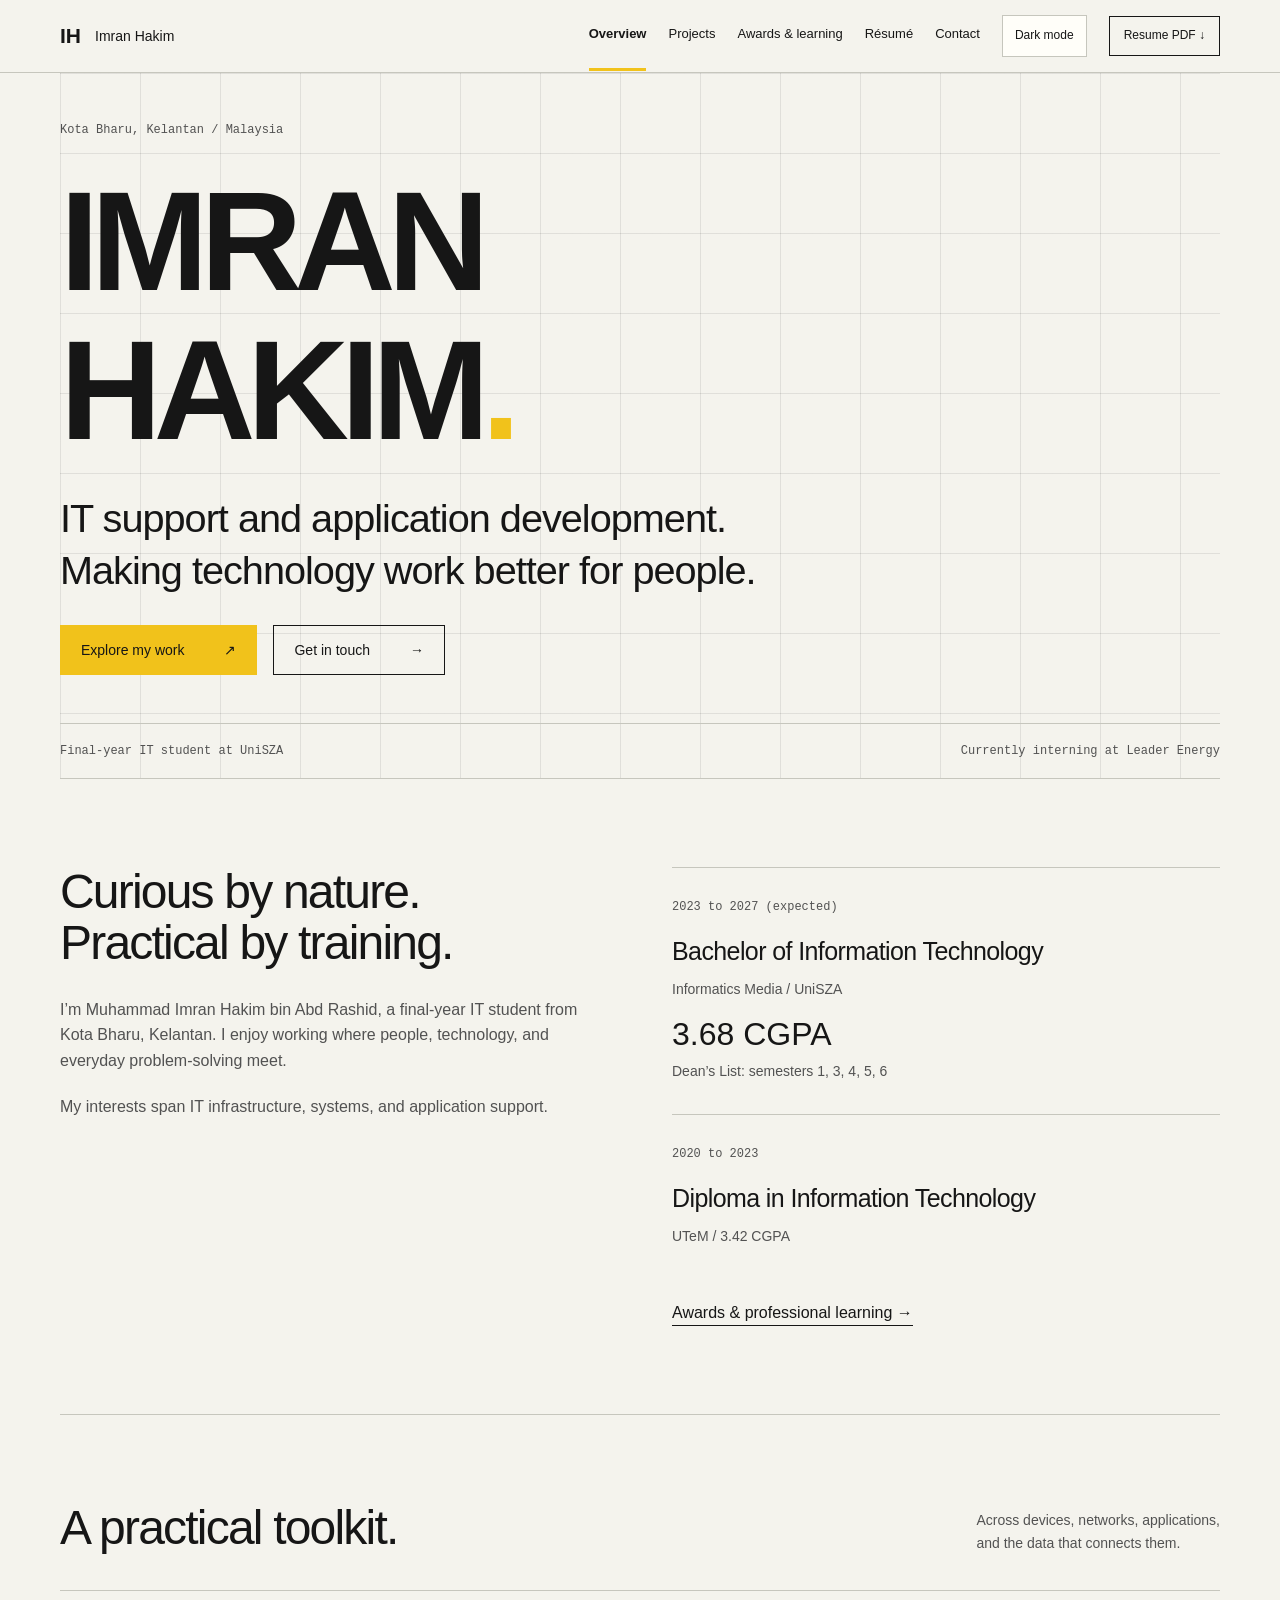
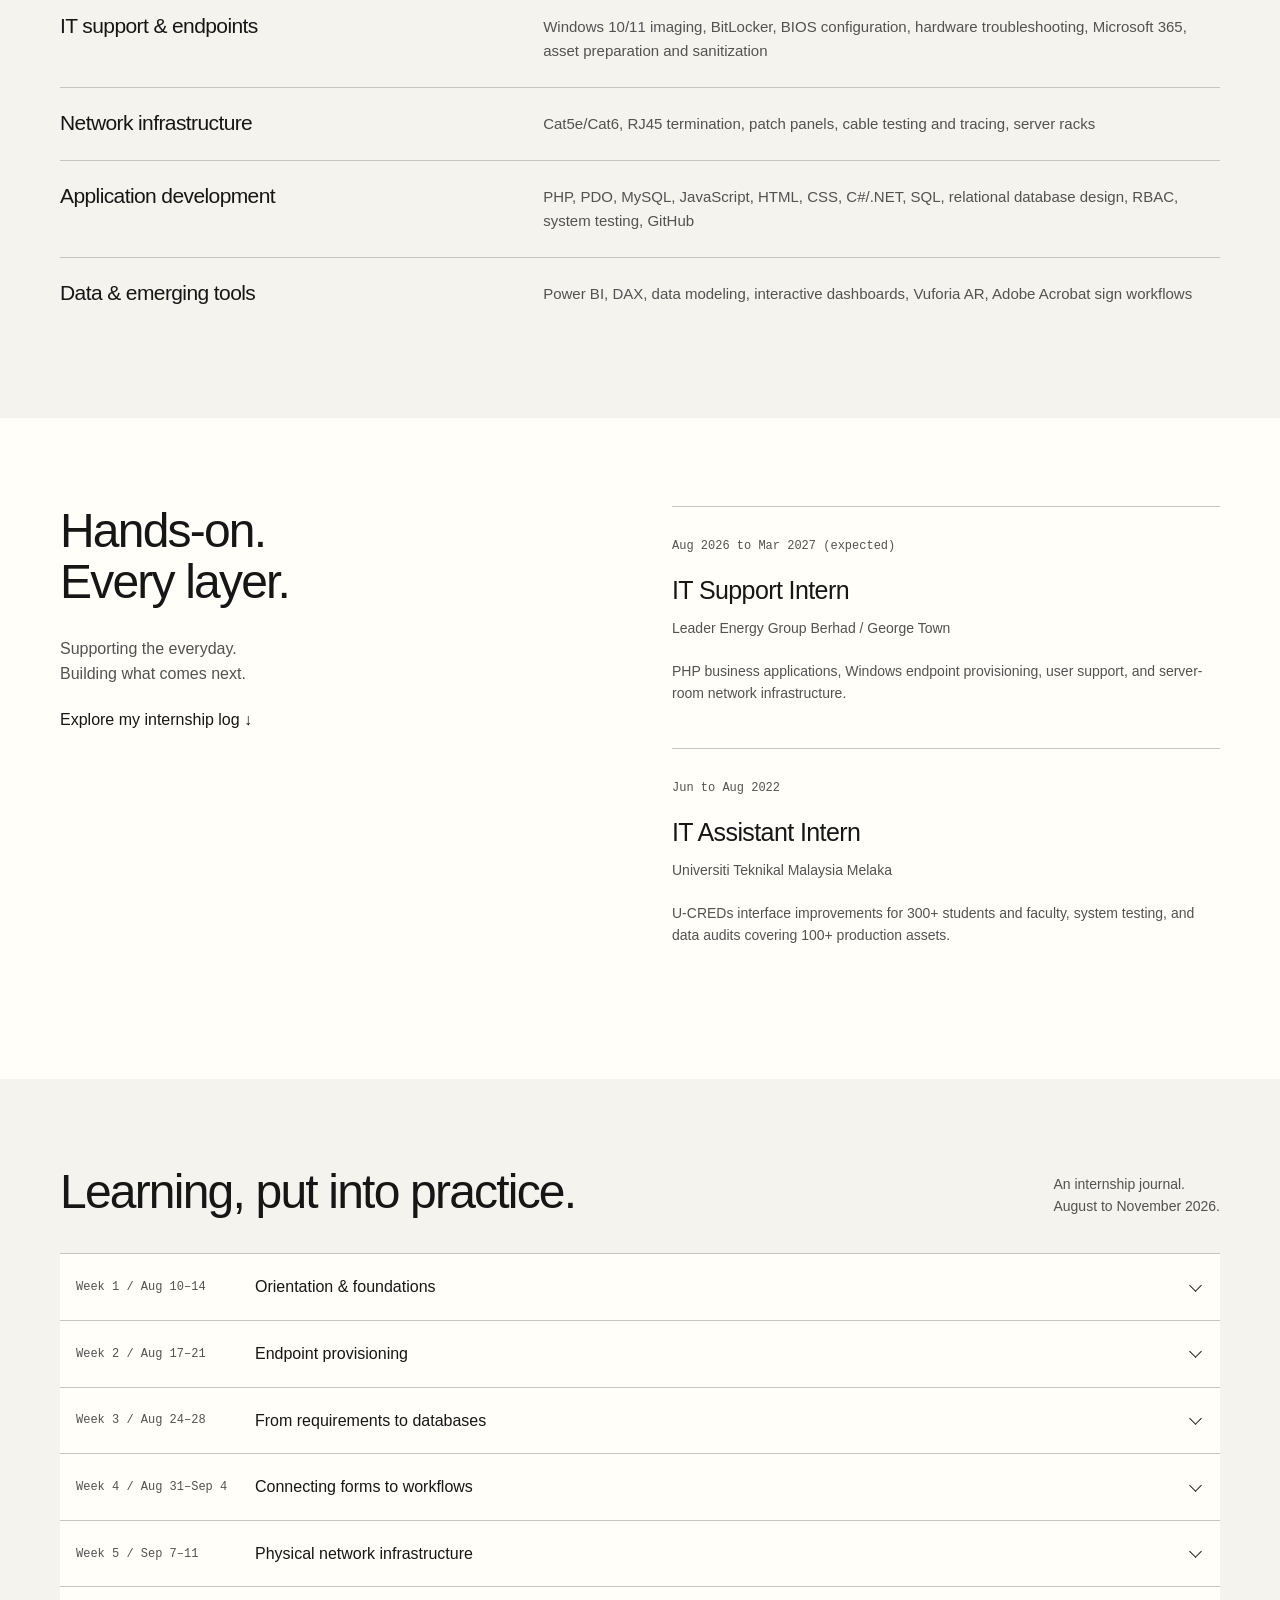
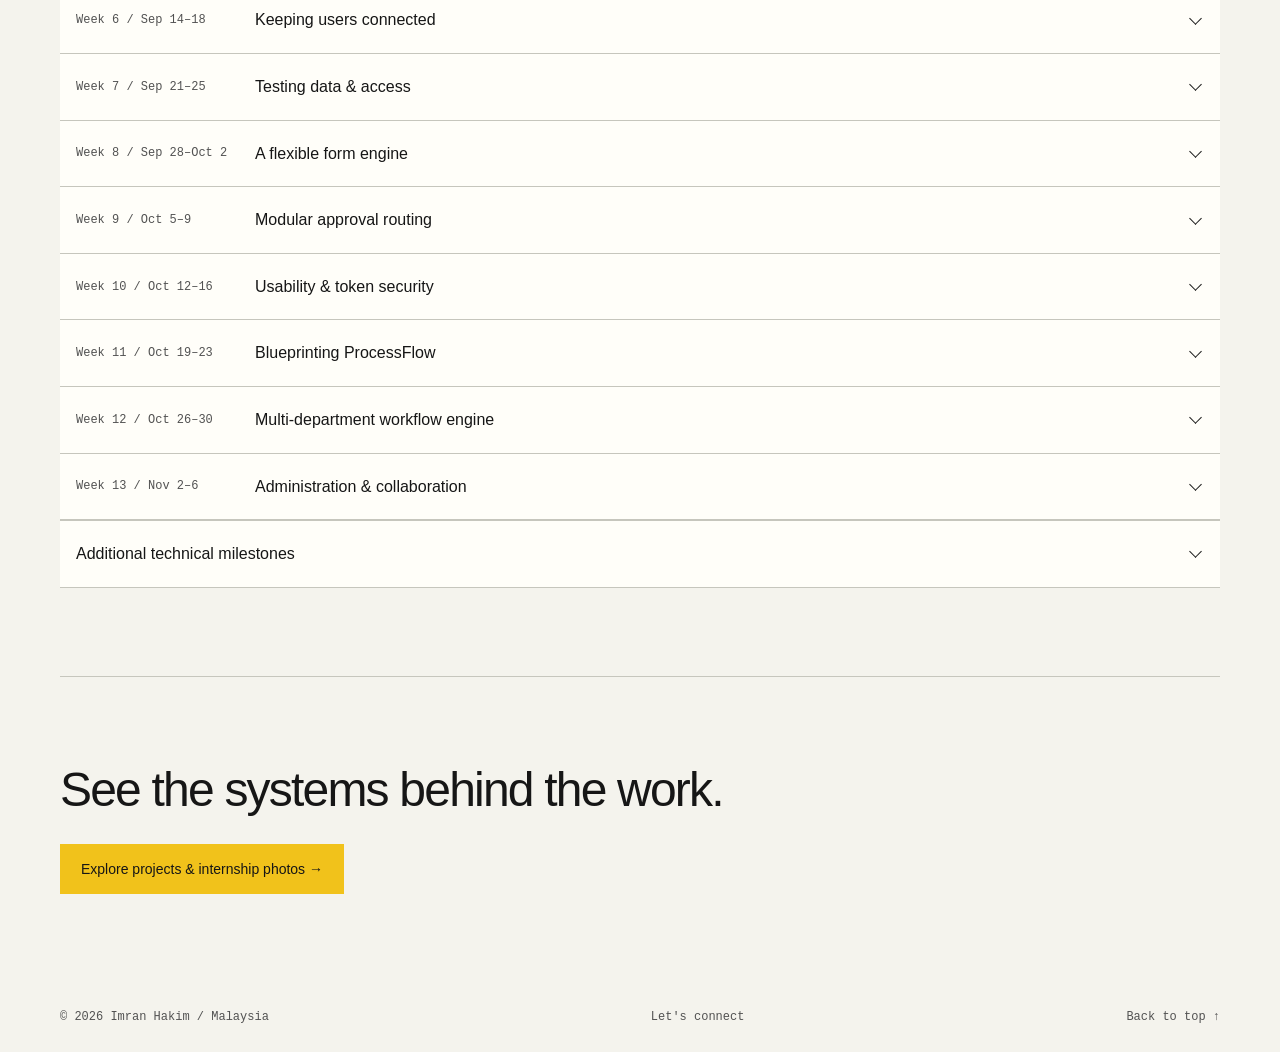
<file: index.html>
<!doctype html>
<html lang="en">
<head>
<meta charset="utf-8">
<meta name="viewport" content="width=device-width,initial-scale=1">
<meta name="description" content="Muhammad Imran Hakim: IT support, infrastructure and application development portfolio.">
<title>Overview | Imran Hakim</title>
<link rel="stylesheet" href="styles.css">
<script src="app.js" defer></script>
</head>
<body>
<a class="skip" href="#main">Skip to content</a>
<header>
<nav class="wrap" aria-label="Main navigation">
<a class="brand" href="index.html" aria-label="Imran Hakim home">IH<span class="brand-name">Imran Hakim</span>
</a>
<button id="menu" aria-expanded="false" aria-controls="links">Menu</button>
<div id="links" class="">
<a href="index.html" aria-current="page">Overview</a>
<a href="project.html">Projects</a>
<a href="certs.html">Awards &amp; learning</a>
<a href="resume.html">Résumé</a>
<a href="contact.html">Contact</a>
<button id="theme-toggle" aria-label="Switch colour theme" aria-pressed="false">Dark mode</button>
<a class="resume" href="assets/Imran-Hakim-Resume.pdf" download="">Resume PDF <span aria-hidden="true">↓</span>
</a>
</div>
</nav>
</header>
<main id="main">
<section class="hero wrap" id="home">
<div class="location">Kota Bharu, Kelantan / Malaysia</div>
<h1>IMRAN<br/>HAKIM<span class="hero-period">.</span>
</h1>
<p class="hero-statement">IT support and application development.<br/>Making technology work better for people.</p>
<div class="actions">
<a class="button" href="project.html">Explore my work <span aria-hidden="true">↗</span>
</a>
<a class="secondary" href="contact.html">Get in touch <span aria-hidden="true">→</span>
</a>
</div>
<div class="hero-foot">
<span>Final-year IT student at UniSZA</span>
<span>Currently interning at Leader Energy</span>
</div>
</section>
<section class="wrap section split about" id="about">
<div>
<h2>Curious by nature.<br/>Practical by training.</h2>
<p>I’m Muhammad Imran Hakim bin Abd Rashid, a final-year IT student from Kota Bharu, Kelantan. I enjoy working where people, technology, and everyday problem-solving meet.</p>
<p>My interests span IT infrastructure, systems, and application support.</p>
</div>
<div class="education">
<article>
<small>2023 to 2027 (expected)</small>
<h3>Bachelor of Information Technology</h3>
<p>Informatics Media / UniSZA</p>
<strong>3.68 CGPA</strong>
<p>Dean’s List: semesters 1, 3, 4, 5, 6</p>
</article>
<article>
<small>2020 to 2023</small>
<h3>Diploma in Information Technology</h3>
<p>UTeM / 3.42 CGPA</p>
</article>
<a class="inline-link" href="certs.html">Awards &amp; professional learning →</a>
</div>
</section>
<section class="wrap section" id="skills">
<div class="heading">
<h2>A practical toolkit.</h2>
<p>Across devices, networks, applications,<br/>and the data that connects them.</p>
</div>
<div class="skills">
<article>
<h3>IT support &amp; endpoints</h3>
<p>Windows 10/11 imaging, BitLocker, BIOS configuration, hardware troubleshooting, Microsoft 365, asset preparation and sanitization</p>
</article>
<article>
<h3>Network infrastructure</h3>
<p>Cat5e/Cat6, RJ45 termination, patch panels, cable testing and tracing, server racks</p>
</article>
<article>
<h3>Application development</h3>
<p>PHP, PDO, MySQL, JavaScript, HTML, CSS, C#/.NET, SQL, relational database design, RBAC, system testing, GitHub</p>
</article>
<article>
<h3>Data &amp; emerging tools</h3>
<p>Power BI, DAX, data modeling, interactive dashboards, Vuforia AR, Adobe Acrobat sign workflows</p>
</article>
</div>
</section>
<section id="experience" class="dark section">
<div class="wrap split">
<div>
<h2>Hands-on.<br/>Every layer.</h2>
<p>Supporting the everyday.<br/>Building what comes next.</p>
<a href="#journey">Explore my internship log ↓</a>
</div>
<div class="timeline">
<article>
<small>Aug 2026 to Mar 2027 (expected)</small>
<h3>IT Support Intern</h3>
<p>Leader Energy Group Berhad / George Town</p>
<p>PHP business applications, Windows endpoint provisioning, user support, and server-room network infrastructure.</p>
</article>
<article>
<small>Jun to Aug 2022</small>
<h3>IT Assistant Intern</h3>
<p>Universiti Teknikal Malaysia Melaka</p>
<p>U-CREDs interface improvements for 300+ students and faculty, system testing, and data audits covering 100+ production assets.</p>
</article>
</div>
</div>
</section>
<section id="journey" class="wrap section journal-section">
<div class="heading">
<h2>Learning, put into practice.</h2>
<p>An internship journal.<br/>August to November 2026.</p>
</div>
<div id="journal">
<details>
<summary>
<small>Week 1 / Aug 10–14</small>
<strong>Orientation &amp; foundations</strong>
</summary>
<p>Completed onboarding, department orientation, and a review of ticketing and support procedures.</p>
</details>
<details>
<summary>
<small>Week 2 / Aug 17–21</small>
<strong>Endpoint provisioning</strong>
</summary>
<p>Re-imaged corporate laptops, configured Windows, handled BitLocker recovery, and troubleshot hardware.</p>
</details>
<details>
<summary>
<small>Week 3 / Aug 24–28</small>
<strong>From requirements to databases</strong>
</summary>
<p>Translated discussions into ERDs and relational schemas for department request tools.</p>
</details>
<details>
<summary>
<small>Week 4 / Aug 31–Sep 4</small>
<strong>Connecting forms to workflows</strong>
</summary>
<p>Built PHP scripts linking form submissions with databases and approval routing.</p>
</details>
<details>
<summary>
<small>Week 5 / Sep 7–11</small>
<strong>Physical network infrastructure</strong>
</summary>
<p>Terminated Cat5e/Cat6 cables, wired patch panels, tested lines, and organized server racks.</p>
</details>
<details>
<summary>
<small>Week 6 / Sep 14–18</small>
<strong>Keeping users connected</strong>
</summary>
<p>Provided hardware and network support, maintenance, and cross-department ticket resolution.</p>
</details>
<details>
<summary>
<small>Week 7 / Sep 21–25</small>
<strong>Testing data &amp; access</strong>
</summary>
<p>Tested PHP logic, SQL queries, integrity, permissions, and approval tracking.</p>
</details>
<details>
<summary>
<small>Week 8 / Sep 28–Oct 2</small>
<strong>A flexible form engine</strong>
</summary>
<p>Implemented JSON metadata and dynamic JavaScript fields for HR, IT, and Finance requests without adding schema columns for every category.</p>
</details>
<details>
<summary>
<small>Week 9 / Oct 5–9</small>
<strong>Modular approval routing</strong>
</summary>
<p>Separated email verification from approvals, added configurable approval steps, reorganized HOD dashboards, and drafted BD flowcharts.</p>
</details>
<details>
<summary>
<small>Week 10 / Oct 12–16</small>
<strong>Usability &amp; token security</strong>
</summary>
<p>Refined FlowDesk portals and administrative guidance, documented progress, and strengthened tracking tokens.</p>
</details>
<details>
<summary>
<small>Week 11 / Oct 19–23</small>
<strong>Blueprinting ProcessFlow</strong>
</summary>
<p>Prepared ERDs, workflow diagrams, and a data dictionary. Added GitHub version control, researched cloud security, and prototyped a Gemini AI mental health application.</p>
</details>
<details>
<summary>
<small>Week 12 / Oct 26–30</small>
<strong>Multi-department workflow engine</strong>
</summary>
<p>Implemented passwordless email verification, session logging, dynamic routing, mandatory approval gateways, rejection handling, and department tracking.</p>
</details>
<details>
<summary>
<small>Week 13 / Nov 2–6</small>
<strong>Administration &amp; collaboration</strong>
</summary>
<p>The supplied log records unified login routing, shared approver logic, admin CRUD, project filtering, department chat, and an Entra ID versus Windows AD review. This week was ongoing when the portfolio was prepared.</p>
</details>
</div>
<details>
<summary>Additional technical milestones</summary>
<p>Prepared 20+ returned units for HP asset return; configured multi-recipient Adobe Acrobat signature routing; researched Blue-Green deployments, cloud security, and IT compliance.</p>
</details>
</section>
<section class="wrap section">
<h2>See the systems behind the work.</h2>
<a class="button" href="project.html">Explore projects &amp; internship photos →</a>
</section>
</main>
<footer class="wrap">
<span>© 2026 Imran Hakim / Malaysia</span>
<a href="contact.html">Let&#x27;s connect</a>
<a href="#main">Back to top ↑</a>
</footer>
</body>
</html>
</file>
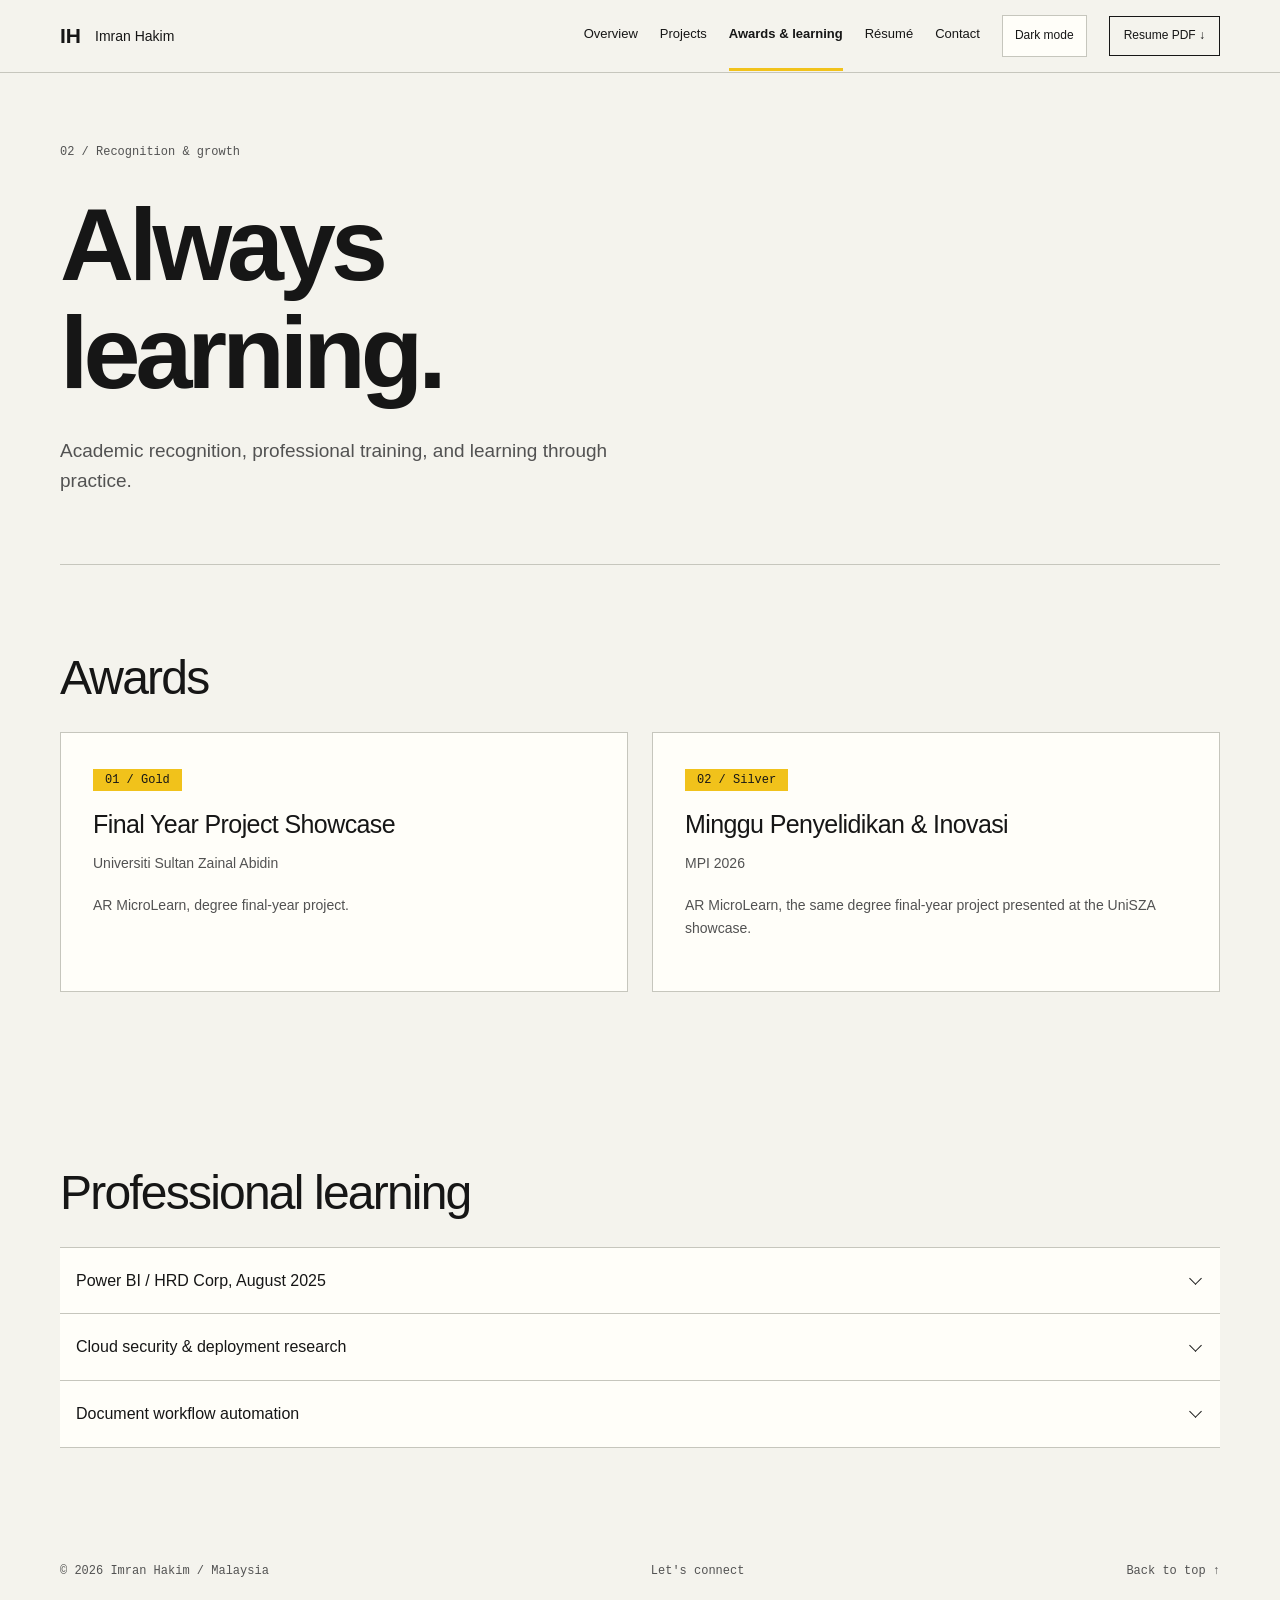
<file: certs.html>
<!doctype html>
<html lang="en">
<head>
<meta charset="utf-8">
<meta name="viewport" content="width=device-width,initial-scale=1">
<meta name="description" content="Muhammad Imran Hakim: IT support, infrastructure and application development portfolio.">
<title>Awards & learning | Imran Hakim</title>
<link rel="stylesheet" href="styles.css">
<script src="app.js" defer></script>
</head>
<body>
<a class="skip" href="#main">Skip to content</a>
<header>
<nav class="wrap" aria-label="Main navigation">
<a class="brand" href="index.html" aria-label="Imran Hakim home">IH<span class="brand-name">Imran Hakim</span>
</a>
<button id="menu" aria-expanded="false" aria-controls="links">Menu</button>
<div id="links" class="">
<a href="index.html">Overview</a>
<a href="project.html">Projects</a>
<a href="certs.html" aria-current="page">Awards &amp; learning</a>
<a href="resume.html">Résumé</a>
<a href="contact.html">Contact</a>
<button id="theme-toggle" aria-label="Switch colour theme" aria-pressed="false">Dark mode</button>
<a class="resume" href="assets/Imran-Hakim-Resume.pdf" download="">Resume PDF <span aria-hidden="true">↓</span>
</a>
</div>
</nav>
</header>
<main id="main">
<section class="wrap page-intro">
<span class="page-index">02 / Recognition &amp; growth</span>
<h1>Always<br/>learning.</h1>
<p>Academic recognition, professional training, and learning through practice.</p>
</section>
<section class="wrap section">
<h2>Awards</h2>
<div class="award-grid">
<article class="award">
<span class="award-number">01 / Gold</span>
<h3>Final Year Project Showcase</h3>
<p>Universiti Sultan Zainal Abidin</p>
<p>AR MicroLearn, degree final-year project.</p>
</article>
<article class="award">
<span class="award-number">02 / Silver</span>
<h3>Minggu Penyelidikan &amp; Inovasi</h3>
<p>MPI 2026</p>
<p>AR MicroLearn, the same degree final-year project presented at the UniSZA showcase.</p>
</article>
</div>
</section>
<section class="wrap section">
<h2>Professional learning</h2>
<details>
<summary>Power BI / HRD Corp, August 2025</summary>
<p>Data modeling, DAX, and interactive dashboards.</p>
</details>
<details>
<summary>Cloud security &amp; deployment research</summary>
<p>Independent research into IaaS/PaaS cloud security and Blue-Green deployment strategies.</p>
</details>
<details>
<summary>Document workflow automation</summary>
<p>Configured multi-recipient signature routing in Adobe Acrobat.</p>
</details>
</section>
</main>
<footer class="wrap">
<span>© 2026 Imran Hakim / Malaysia</span>
<a href="contact.html">Let&#x27;s connect</a>
<a href="#main">Back to top ↑</a>
</footer>
</body>
</html>
</file>
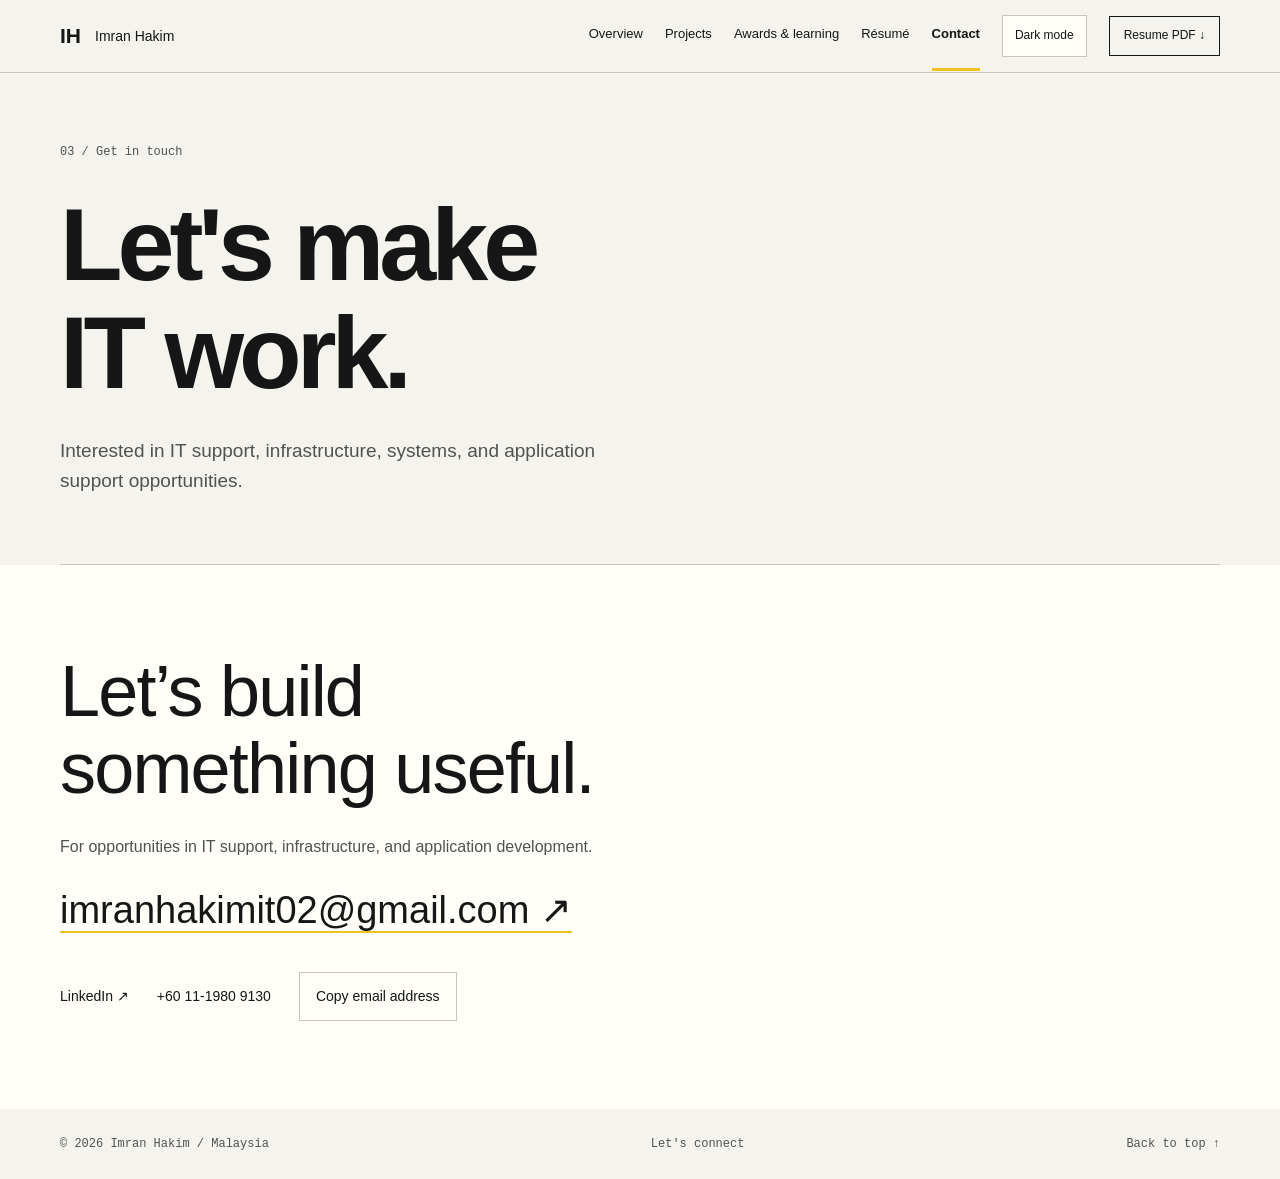
<file: contact.html>
<!doctype html>
<html lang="en">
<head>
<meta charset="utf-8">
<meta name="viewport" content="width=device-width,initial-scale=1">
<meta name="description" content="Muhammad Imran Hakim: IT support, infrastructure and application development portfolio.">
<title>Contact | Imran Hakim</title>
<link rel="stylesheet" href="styles.css">
<script src="app.js" defer></script>
</head>
<body>
<a class="skip" href="#main">Skip to content</a>
<header>
<nav class="wrap" aria-label="Main navigation">
<a class="brand" href="index.html" aria-label="Imran Hakim home">IH<span class="brand-name">Imran Hakim</span>
</a>
<button id="menu" aria-expanded="false" aria-controls="links">Menu</button>
<div id="links" class="">
<a href="index.html">Overview</a>
<a href="project.html">Projects</a>
<a href="certs.html">Awards &amp; learning</a>
<a href="resume.html">Résumé</a>
<a href="contact.html" aria-current="page">Contact</a>
<button id="theme-toggle" aria-label="Switch colour theme" aria-pressed="false">Dark mode</button>
<a class="resume" href="assets/Imran-Hakim-Resume.pdf" download="">Resume PDF <span aria-hidden="true">↓</span>
</a>
</div>
</nav>
</header>
<main id="main">
<section class="wrap page-intro">
<span class="page-index">03 / Get in touch</span>
<h1>Let&#x27;s make<br/>IT work.</h1>
<p>Interested in IT support, infrastructure, systems, and application support opportunities.</p>
</section>
<section class="contact section" id="contact">
<div class="wrap">
<h2>Let’s build<br/>something useful.</h2>
<p>For opportunities in IT support, infrastructure, and application development.</p>
<a class="email" href="mailto:imranhakimit02@gmail.com">imranhakimit02@gmail.com ↗</a>
<div class="contact-links">
<a href="https://www.linkedin.com/in/imran-hakim-0b195a366/" target="_blank" rel="noopener noreferrer">LinkedIn ↗</a>
<a href="tel:+601119809130">+60 11-1980 9130</a>
<button id="copy">Copy email address</button>
<span id="status" role="status">
</span>
</div>
</div>
</section>
</main>
<footer class="wrap">
<span>© 2026 Imran Hakim / Malaysia</span>
<a href="contact.html">Let&#x27;s connect</a>
<a href="#main">Back to top ↑</a>
</footer>
</body>
</html>
</file>
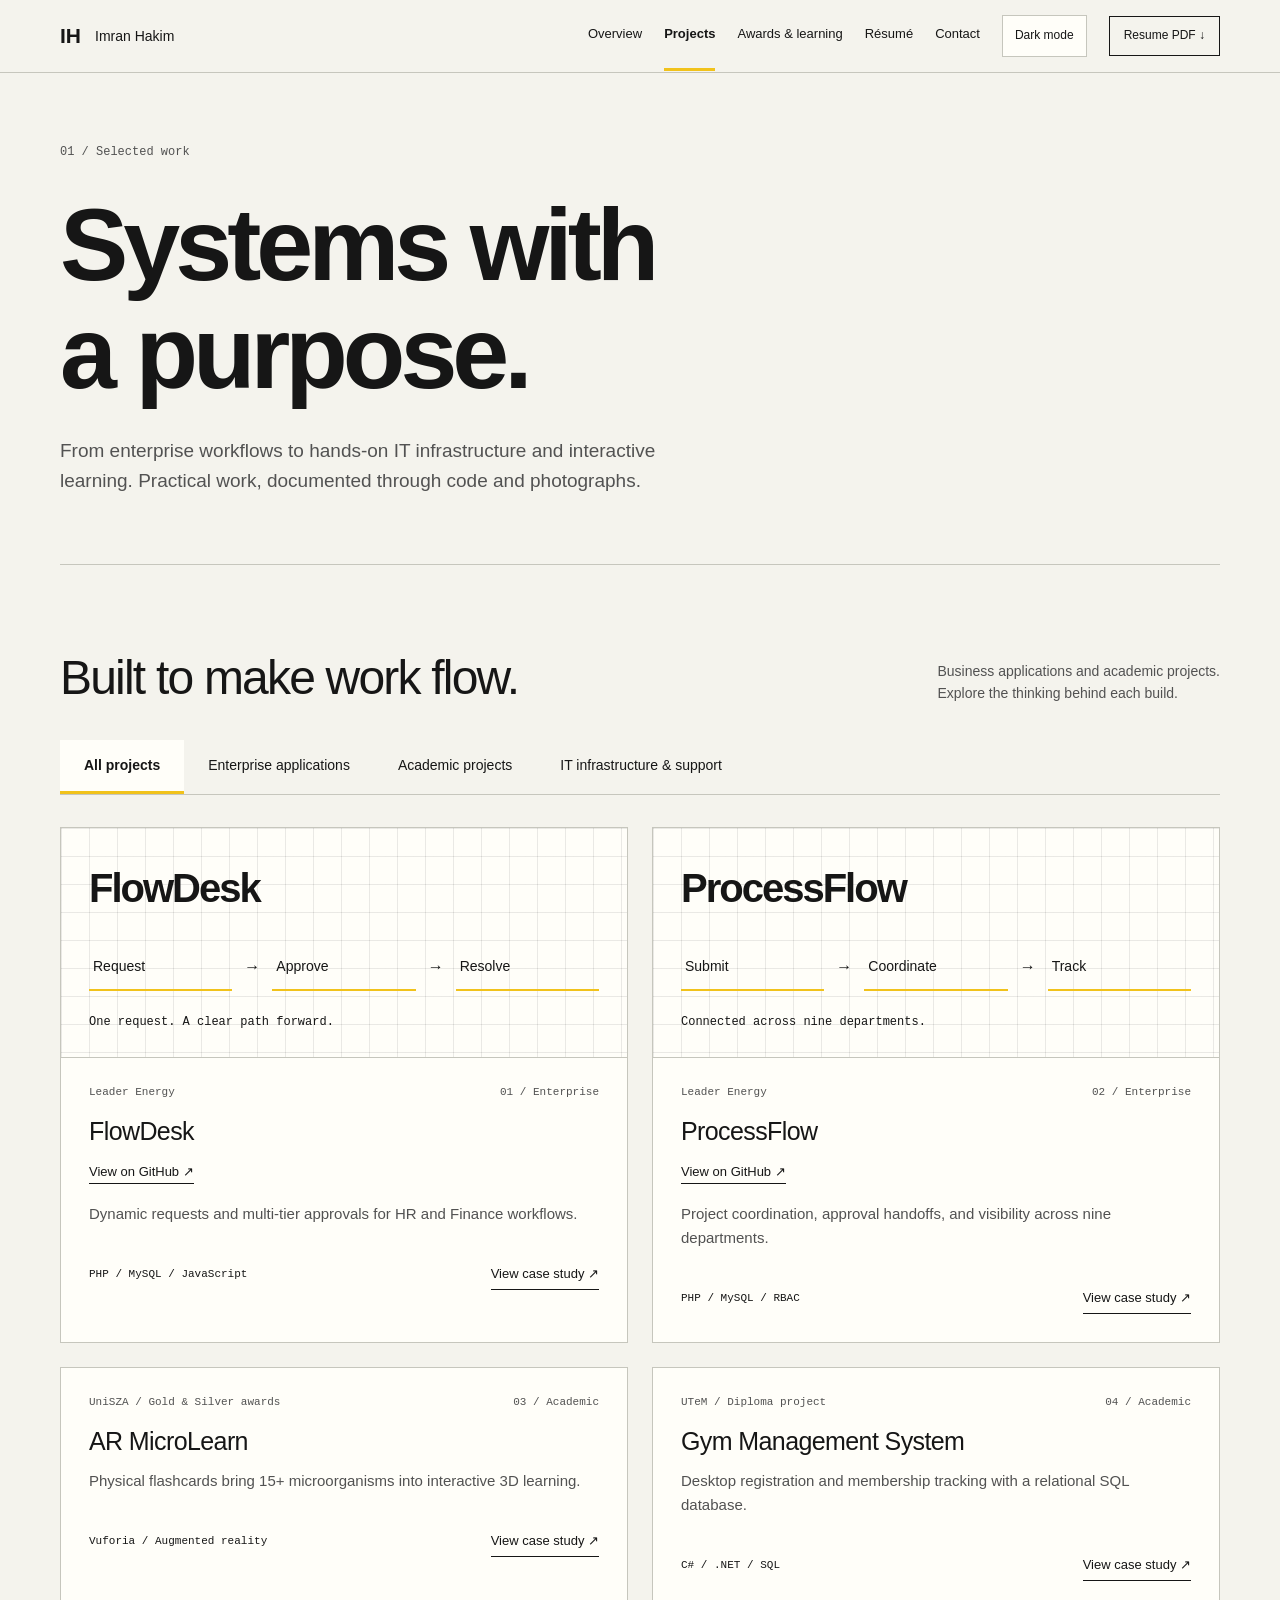
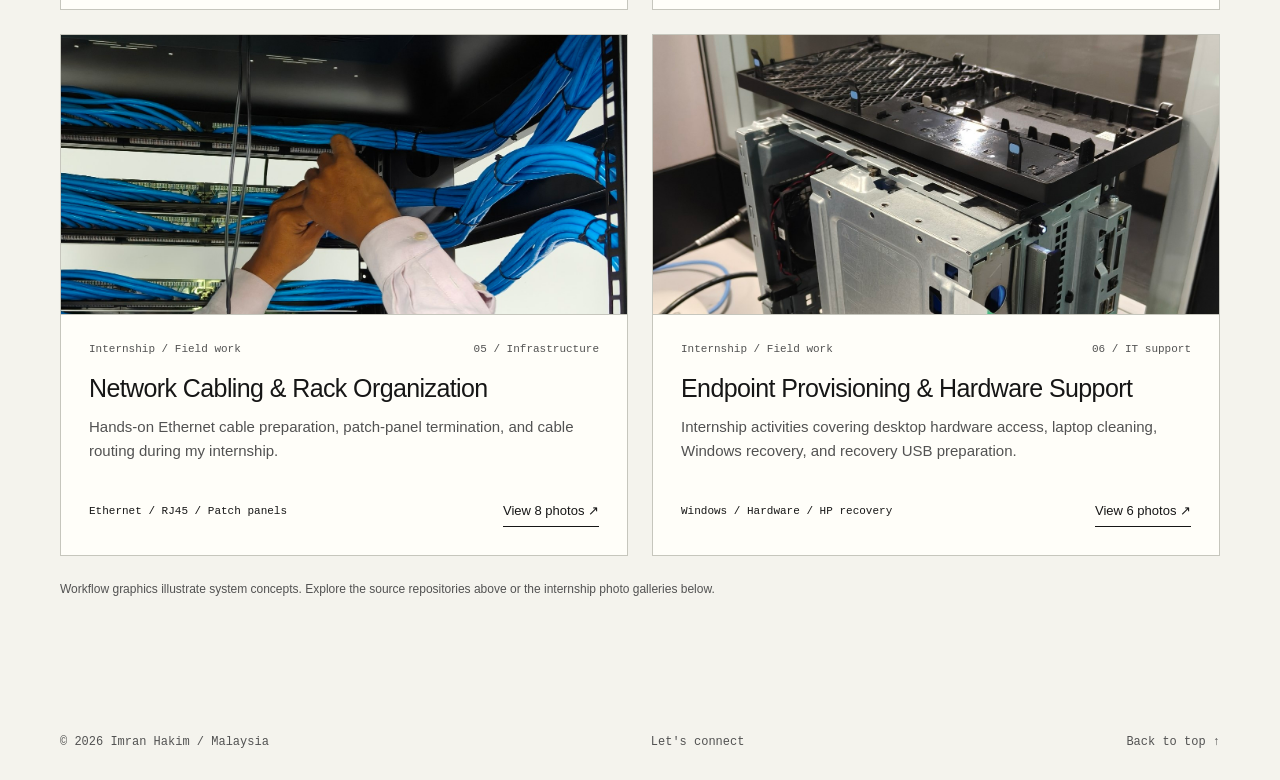
<file: project.html>
<!doctype html>
<html lang="en">
<head>
<meta charset="utf-8">
<meta name="viewport" content="width=device-width,initial-scale=1">
<meta name="description" content="Muhammad Imran Hakim: IT support, infrastructure and application development portfolio.">
<title>Projects | Imran Hakim</title>
<link rel="stylesheet" href="styles.css">
<script src="app.js" defer></script>
</head>
<body>
<a class="skip" href="#main">Skip to content</a>
<header>
<nav class="wrap" aria-label="Main navigation">
<a class="brand" href="index.html" aria-label="Imran Hakim home">IH<span class="brand-name">Imran Hakim</span>
</a>
<button id="menu" aria-expanded="false" aria-controls="links">Menu</button>
<div id="links" class="">
<a href="index.html">Overview</a>
<a href="project.html" aria-current="page">Projects</a>
<a href="certs.html">Awards &amp; learning</a>
<a href="resume.html">Résumé</a>
<a href="contact.html">Contact</a>
<button id="theme-toggle" aria-label="Switch colour theme" aria-pressed="false">Dark mode</button>
<a class="resume" href="assets/Imran-Hakim-Resume.pdf" download="">Resume PDF <span aria-hidden="true">↓</span>
</a>
</div>
</nav>
</header>
<main id="main">
<section class="page-intro wrap">
<span class="page-index">01 / Selected work</span>
<h1>Systems with<br/>a purpose.</h1>
<p>From enterprise workflows to hands-on IT infrastructure and interactive learning. Practical work, documented through code and photographs.</p>
</section>
<section class="wrap section" id="work">
<div class="heading">
<h2>Built to make work flow.</h2>
<p>Business applications and academic projects.<br/>Explore the thinking behind each build.</p>
</div>
<div class="filters" role="group" aria-label="Filter projects">
<button data-filter="all" aria-pressed="true">All projects</button>
<button data-filter="enterprise" aria-pressed="false">Enterprise applications</button>
<button data-filter="academic" aria-pressed="false">Academic projects</button>
<button data-filter="infrastructure" aria-pressed="false">IT infrastructure &amp; support</button>
</div>
<div id="projects" class="projects">
<article class="project" data-category="enterprise">
<div class="art flowdesk" aria-hidden="true">
<span class="art-title">FlowDesk</span>
<div class="route">
<span>Request</span>→<span>Approve</span>→<span>Resolve</span>
</div>
<span class="art-foot">One request. A clear path forward.</span>
</div>
<div class="body">
<div class="meta">
<span>Leader Energy</span>
<span>01 / Enterprise</span>
</div>
<h3>FlowDesk</h3>
<a class="repo-link" href="https://github.com/Imranhakimit02/FlowDesk" target="_blank" rel="noopener noreferrer">View on GitHub ↗</a>
<p>Dynamic requests and multi-tier approvals for HR and Finance workflows.</p>
<div class="project-bottom">
<span>PHP / MySQL / JavaScript</span>
<button class="open" data-project="flowdesk" aria-label="Read FlowDesk case study">View case study ↗</button>
</div>
</div>
</article>
<article class="project" data-category="enterprise">
<div class="art process" aria-hidden="true">
<span class="art-title">ProcessFlow</span>
<div class="route">
<span>Submit</span>→<span>Coordinate</span>→<span>Track</span>
</div>
<span class="art-foot">Connected across nine departments.</span>
</div>
<div class="body">
<div class="meta">
<span>Leader Energy</span>
<span>02 / Enterprise</span>
</div>
<h3>ProcessFlow</h3>
<a class="repo-link" href="https://github.com/Imranhakimit02/ProcessFlow" target="_blank" rel="noopener noreferrer">View on GitHub ↗</a>
<p>Project coordination, approval handoffs, and visibility across nine departments.</p>
<div class="project-bottom">
<span>PHP / MySQL / RBAC</span>
<button class="open" data-project="process" aria-label="Read ProcessFlow case study">View case study ↗</button>
</div>
</div>
</article>
<article class="project" data-category="academic">
<div class="body">
<div class="meta">
<span>UniSZA / Gold &amp; Silver awards</span>
<span>03 / Academic</span>
</div>
<h3>AR MicroLearn</h3>
<p>Physical flashcards bring 15+ microorganisms into interactive 3D learning.</p>
<div class="project-bottom">
<span>Vuforia / Augmented reality</span>
<button class="open" data-project="ar" aria-label="Read AR MicroLearn case study">View case study ↗</button>
</div>
</div>
</article>
<article class="project" data-category="academic">
<div class="body">
<div class="meta">
<span>UTeM / Diploma project</span>
<span>04 / Academic</span>
</div>
<h3>Gym Management System</h3>
<p>Desktop registration and membership tracking with a relational SQL database.</p>
<div class="project-bottom">
<span>C# / .NET / SQL</span>
<button class="open" data-project="gym" aria-label="Read Gym Management System case study">View case study ↗</button>
</div>
</div>
</article>
<article class="project" data-category="infrastructure">
<img class="project-photo" src="assets/internship/14.jpg" alt="Organizing cable runs inside the rack" loading="lazy" width="720" height="480">
<div class="body"><div class="meta"><span>Internship / Field work</span><span>05 / Infrastructure</span></div>
<h3>Network Cabling & Rack Organization</h3><p>Hands-on Ethernet cable preparation, patch-panel termination, and cable routing during my internship.</p>
<div class="project-bottom"><span>Ethernet / RJ45 / Patch panels</span><button class="open" data-project="network" aria-label="View Network Cabling & Rack Organization photos">View 8 photos ↗</button></div></div></article>
<article class="project" data-category="infrastructure">
<img class="project-photo" src="assets/internship/1.jpeg" alt="Desktop chassis opened for hardware access" loading="lazy" width="720" height="480">
<div class="body"><div class="meta"><span>Internship / Field work</span><span>06 / IT support</span></div>
<h3>Endpoint Provisioning & Hardware Support</h3><p>Internship activities covering desktop hardware access, laptop cleaning, Windows recovery, and recovery USB preparation.</p>
<div class="project-bottom"><span>Windows / Hardware / HP recovery</span><button class="open" data-project="endpoint" aria-label="View Endpoint Provisioning & Hardware Support photos">View 6 photos ↗</button></div></div></article>
</div>
<p class="note">Workflow graphics illustrate system concepts. Explore the source repositories above or the internship photo galleries below.</p>
</section>
</main>
<footer class="wrap">
<span>© 2026 Imran Hakim / Malaysia</span>
<a href="contact.html">Let&#x27;s connect</a>
<a href="#main">Back to top ↑</a>
</footer>
<dialog id="case-flowdesk" aria-labelledby="title-flowdesk">
<div class="dialog-top">
<span>Project case study</span>
<button class="close-case">Close ×</button>
</div>
<h2 id="title-flowdesk">FlowDesk</h2>
<a class="repo-link" href="https://github.com/Imranhakimit02/FlowDesk" target="_blank" rel="noopener noreferrer">Explore source on GitHub ↗</a>
<p class="tags">Leader Energy / PHP / MySQL / JavaScript</p>
<p>Dynamic requests and multi-tier approvals for HR and Finance workflows.</p>
<h3>The challenge</h3>
<p>Department-specific inputs and multiple approval tiers need a flexible process.</p>
<h3>What I built</h3>
<ul>
<li>Designed relational schemas and ERDs for configurable approval workflows.</li>
<li>Built dynamic JavaScript forms backed by JSON metadata for category-specific inputs.</li>
<li>Implemented uploads, request priorities, multi-tier routing, and secure token tracking.</li>
</ul>
<h3>The result</h3>
<p>Centralized employee submissions and tracking, with flexible workflows that adapt to departmental requirements.</p>
</dialog>
<dialog id="case-process" aria-labelledby="title-process">
<div class="dialog-top">
<span>Project case study</span>
<button class="close-case">Close ×</button>
</div>
<h2 id="title-process">ProcessFlow</h2>
<a class="repo-link" href="https://github.com/Imranhakimit02/ProcessFlow" target="_blank" rel="noopener noreferrer">Explore source on GitHub ↗</a>
<p class="tags">Leader Energy / PHP / MySQL / RBAC</p>
<p>Project coordination, approval handoffs, and visibility across nine departments.</p>
<h3>The challenge</h3>
<p>Project requests, approvals, ownership, and progress need to remain visible across departmental handoffs.</p>
<h3>What I built</h3>
<ul>
<li>Structured requester, staff, and approver access with dynamic department and role mappings.</li>
<li>Built HOD and C-Suite approval gateways, rejection paths, and centralized progress tracking.</li>
<li>Implemented GCEO visibility, department chat, audit history, and date-based filters.</li>
</ul>
<h3>The result</h3>
<p>A shared view of project responsibilities, approval status, and department progress.</p>
</dialog>
<dialog id="case-ar" aria-labelledby="title-ar">
<div class="dialog-top">
<span>Project case study</span>
<button class="close-case">Close ×</button>
</div>
<h2 id="title-ar">AR MicroLearn</h2>
<p class="tags">UniSZA / Gold &amp; Silver awards / Vuforia / Augmented reality</p>
<p>Physical flashcards bring 15+ microorganisms into interactive 3D learning.</p>
<h3>The challenge</h3>
<p>Microorganisms can be difficult to visualize through static learning materials alone.</p>
<h3>What I built</h3>
<ul>
<li>Developed an AR educational application using Vuforia image tracking.</li>
<li>Displayed interactive 3D models from physical flashcards.</li>
<li>Aligned 15+ microorganisms with the Malaysian Year 6 KSSR Science syllabus.</li>
</ul>
<h3>The result</h3>
<p>AR MicroLearn received a Gold Award at the UniSZA Final Year Project Showcase and a Silver Award at Minggu Penyelidikan &amp; Inovasi (MPI) 2026. Both awards recognize the same degree final-year project.</p>
</dialog>
<dialog id="case-gym" aria-labelledby="title-gym">
<div class="dialog-top">
<span>Project case study</span>
<button class="close-case">Close ×</button>
</div>
<h2 id="title-gym">Gym Management System</h2>
<p class="tags">UTeM / Diploma project / C# / .NET / SQL</p>
<p>Desktop registration and membership tracking with a relational SQL database.</p>
<h3>The challenge</h3>
<p>Membership administration requires consistent records and a straightforward registration process.</p>
<h3>What I built</h3>
<ul>
<li>Built a C#/.NET desktop application supporting 100+ member records.</li>
<li>Automated registration, record management, and membership tracking.</li>
<li>Performed functional testing, debugging, and database validation in Visual Studio 2022.</li>
</ul>
<h3>The result</h3>
<p>Combined member administration in a single application with checks on application behavior and record consistency.</p>
</dialog>
<dialog class="photo-dialog" id="case-network" aria-labelledby="title-network">
<div class="dialog-top"><span>Internship photo journal / 8 photographs</span><button class="close-case">Close ×</button></div>
<h2 id="title-network">Network Cabling & Rack Organization</h2><p>Hands-on Ethernet cable preparation, patch-panel termination, and cable routing during my internship.</p><p class="photo-hint">Select a photograph to open the full-size image.</p>
<div class="photo-gallery"><figure><a href="assets/internship/7.jpg" target="_blank" rel="noopener noreferrer" aria-label="Open full-size: Server rack and cabling in progress"><img src="assets/internship/7.jpg" alt="Server rack and cabling in progress" loading="lazy" width="720" height="960"></a><figcaption>Server rack and cabling in progress</figcaption></figure>
<figure><a href="assets/internship/8.jpg" target="_blank" rel="noopener noreferrer" aria-label="Open full-size: Preparing blue Ethernet cable runs"><img src="assets/internship/8.jpg" alt="Preparing blue Ethernet cable runs" loading="lazy" width="720" height="960"></a><figcaption>Preparing blue Ethernet cable runs</figcaption></figure>
<figure><a href="assets/internship/9.jpg" target="_blank" rel="noopener noreferrer" aria-label="Open full-size: Cable runs before bundling"><img src="assets/internship/9.jpg" alt="Cable runs before bundling" loading="lazy" width="720" height="960"></a><figcaption>Cable runs before bundling</figcaption></figure>
<figure><a href="assets/internship/10.jpg" target="_blank" rel="noopener noreferrer" aria-label="Open full-size: Preparing cable bundles beside a patch panel"><img src="assets/internship/10.jpg" alt="Preparing cable bundles beside a patch panel" loading="lazy" width="720" height="960"></a><figcaption>Preparing cable bundles beside a patch panel</figcaption></figure>
<figure><a href="assets/internship/11.jpg" target="_blank" rel="noopener noreferrer" aria-label="Open full-size: Cable bundles prepared for routing"><img src="assets/internship/11.jpg" alt="Cable bundles prepared for routing" loading="lazy" width="720" height="960"></a><figcaption>Cable bundles prepared for routing</figcaption></figure>
<figure><a href="assets/internship/12.jpg" target="_blank" rel="noopener noreferrer" aria-label="Open full-size: Patch panel, cable tester, and termination tools"><img src="assets/internship/12.jpg" alt="Patch panel, cable tester, and termination tools" loading="lazy" width="720" height="960"></a><figcaption>Patch panel, cable tester, and termination tools</figcaption></figure>
<figure><a href="assets/internship/13.jpg" target="_blank" rel="noopener noreferrer" aria-label="Open full-size: Close-up of a terminated RJ45 connector"><img src="assets/internship/13.jpg" alt="Close-up of a terminated RJ45 connector" loading="lazy" width="720" height="960"></a><figcaption>Close-up of a terminated RJ45 connector</figcaption></figure>
<figure><a href="assets/internship/14.jpg" target="_blank" rel="noopener noreferrer" aria-label="Open full-size: Organizing cable runs inside the rack"><img src="assets/internship/14.jpg" alt="Organizing cable runs inside the rack" loading="lazy" width="720" height="960"></a><figcaption>Organizing cable runs inside the rack</figcaption></figure></div></dialog>
<dialog class="photo-dialog" id="case-endpoint" aria-labelledby="title-endpoint">
<div class="dialog-top"><span>Internship photo journal / 6 photographs</span><button class="close-case">Close ×</button></div>
<h2 id="title-endpoint">Endpoint Provisioning & Hardware Support</h2><p>Internship activities covering desktop hardware access, laptop cleaning, Windows recovery, and recovery USB preparation.</p><p class="photo-hint">Select a photograph to open the full-size image.</p>
<div class="photo-gallery"><figure><a href="assets/internship/1.jpeg" target="_blank" rel="noopener noreferrer" aria-label="Open full-size: Desktop chassis opened for hardware access"><img src="assets/internship/1.jpeg" alt="Desktop chassis opened for hardware access" loading="lazy" width="720" height="960"></a><figcaption>Desktop chassis opened for hardware access</figcaption></figure>
<figure><a href="assets/internship/2.jpg" target="_blank" rel="noopener noreferrer" aria-label="Open full-size: Laptops and cleaning supplies prepared for maintenance"><img src="assets/internship/2.jpg" alt="Laptops and cleaning supplies prepared for maintenance" loading="lazy" width="720" height="960"></a><figcaption>Laptops and cleaning supplies prepared for maintenance</figcaption></figure>
<figure><a href="assets/internship/3.jpg" target="_blank" rel="noopener noreferrer" aria-label="Open full-size: Windows reset options during laptop recovery"><img src="assets/internship/3.jpg" alt="Windows reset options during laptop recovery" loading="lazy" width="720" height="960"></a><figcaption>Windows reset options during laptop recovery</figcaption></figure>
<figure><a href="assets/internship/4.jpg" target="_blank" rel="noopener noreferrer" aria-label="Open full-size: Windows recovery environment"><img src="assets/internship/4.jpg" alt="Windows recovery environment" loading="lazy" width="720" height="960"></a><figcaption>Windows recovery environment</figcaption></figure>
<figure><a href="assets/internship/5.jpg" target="_blank" rel="noopener noreferrer" aria-label="Open full-size: USB drive connected for recovery preparation"><img src="assets/internship/5.jpg" alt="USB drive connected for recovery preparation" loading="lazy" width="720" height="960"></a><figcaption>USB drive connected for recovery preparation</figcaption></figure>
<figure><a href="assets/internship/6.jpg" target="_blank" rel="noopener noreferrer" aria-label="Open full-size: HP Cloud Recovery preparing USB recovery media"><img src="assets/internship/6.jpg" alt="HP Cloud Recovery preparing USB recovery media" loading="lazy" width="720" height="960"></a><figcaption>HP Cloud Recovery preparing USB recovery media</figcaption></figure></div></dialog>
</body>
</html>
</file>
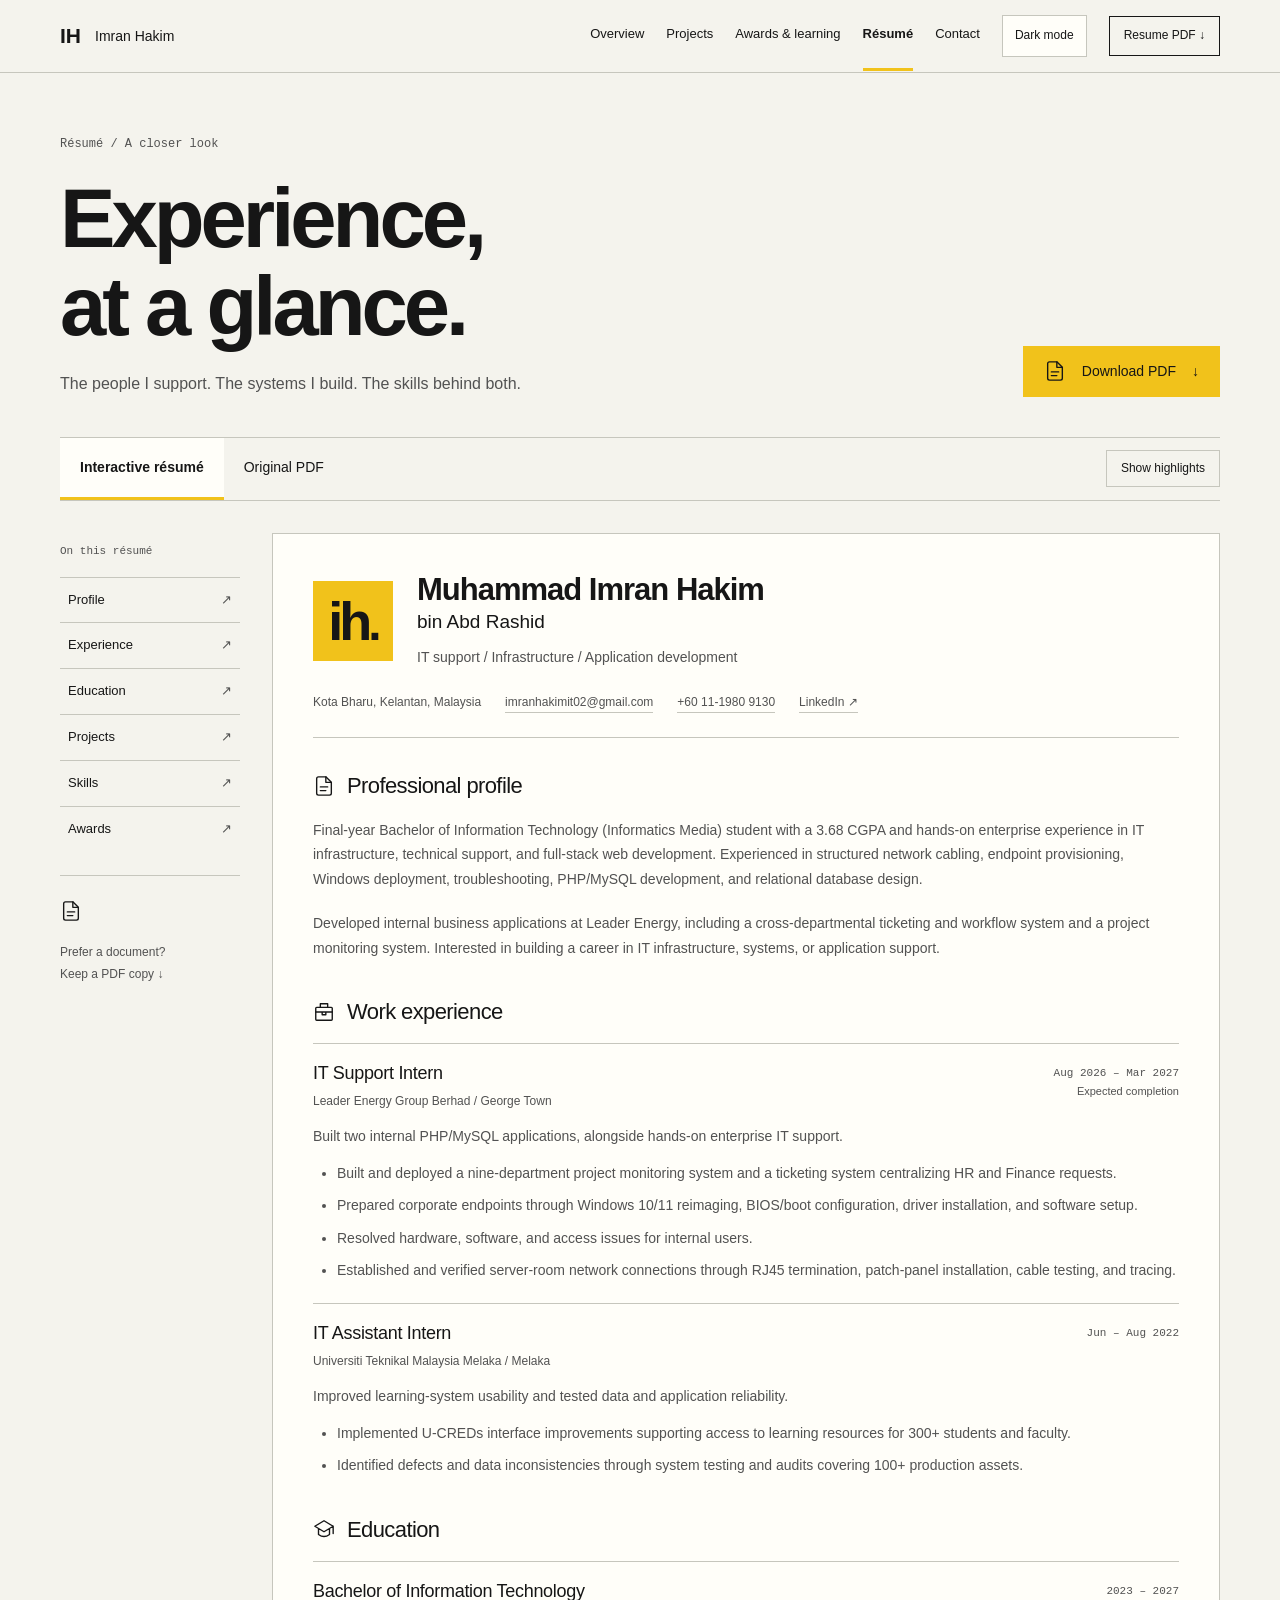
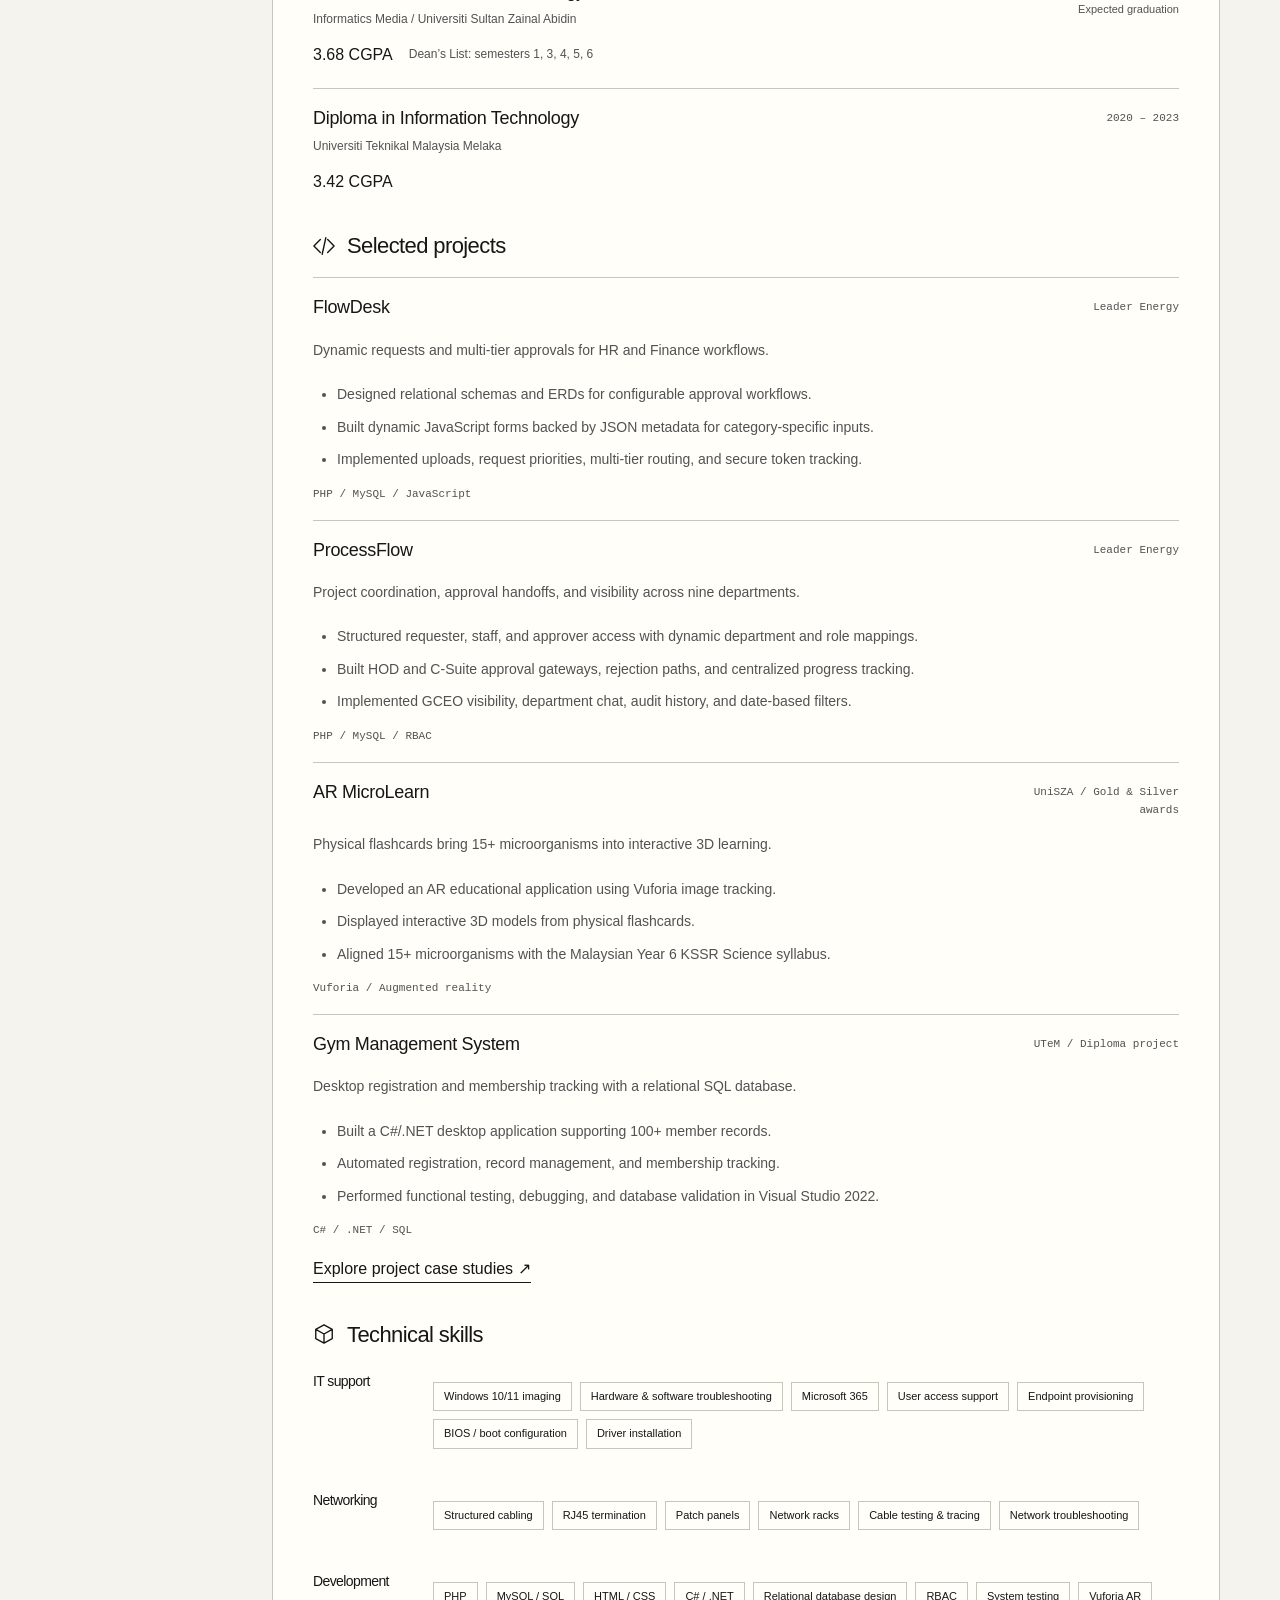
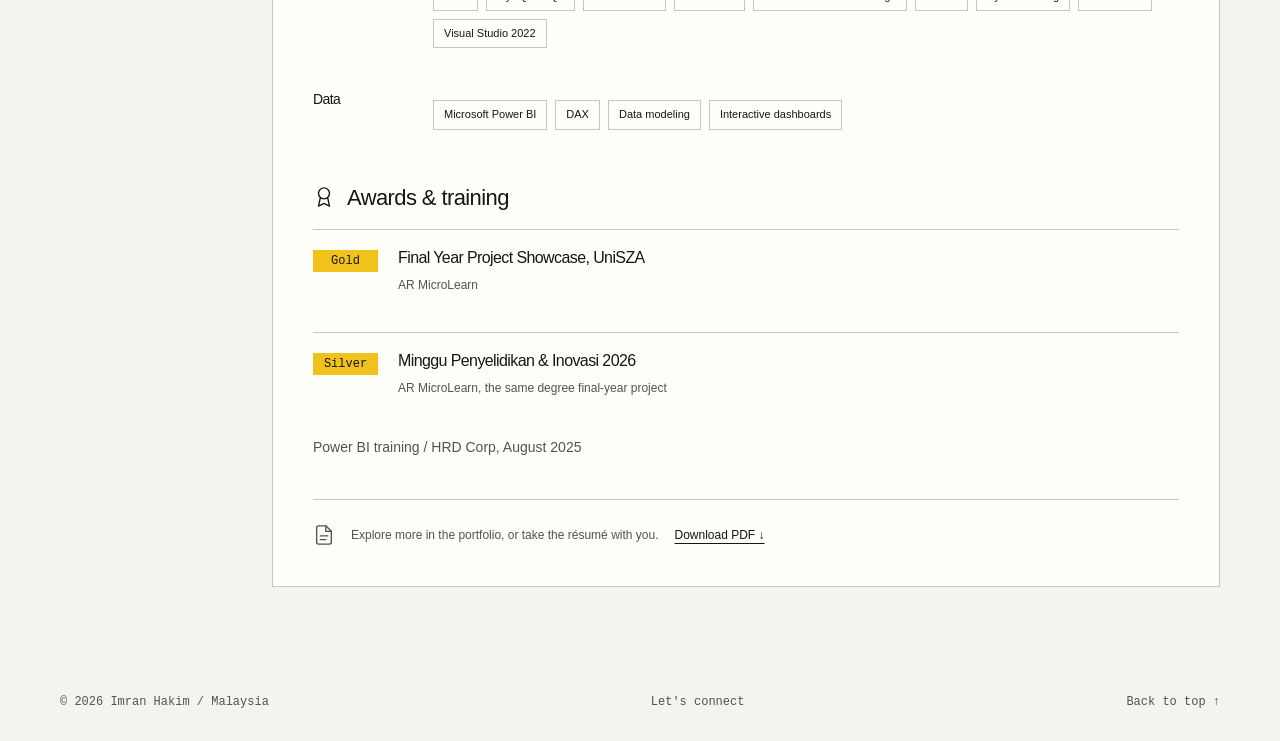
<file: resume.html>
<!doctype html>
<html lang="en">
<head>
<meta charset="utf-8">
<meta name="viewport" content="width=device-width,initial-scale=1">
<meta name="description" content="Muhammad Imran Hakim: IT support, infrastructure and application development portfolio.">
<title>Résumé | Imran Hakim</title>
<link rel="stylesheet" href="styles.css">
<script src="app.js" defer></script>
</head>
<body>
<a class="skip" href="#main">Skip to content</a>
<header>
<nav class="wrap" aria-label="Main navigation">
<a class="brand" href="index.html" aria-label="Imran Hakim home">IH<span class="brand-name">Imran Hakim</span>
</a>
<button id="menu" aria-expanded="false" aria-controls="links">Menu</button>
<div id="links" class="">
<a href="index.html">Overview</a>
<a href="project.html">Projects</a>
<a href="certs.html">Awards &amp; learning</a>
<a href="resume.html" aria-current="page">Résumé</a>
<a href="contact.html">Contact</a>
<button id="theme-toggle" aria-label="Switch colour theme" aria-pressed="false">Dark mode</button>
<a class="resume" href="assets/Imran-Hakim-Resume.pdf" download="">Resume PDF <span aria-hidden="true">↓</span>
</a>
</div>
</nav>
</header>
<main id="main">
<section class="wrap resume-intro">
<div>
<span class="page-index">Résumé / A closer look</span>
<h1>Experience,<br/>at a glance.</h1>
<p>The people I support. The systems I build. The skills behind both.</p>
</div>
<a class="button" href="assets/Imran-Hakim-Resume.pdf" download="">
<svg width="22" height="22" viewBox="0 0 24 24" fill="none" stroke="currentColor" stroke-width="1.5" stroke-linecap="round" stroke-linejoin="round" aria-hidden="true">
<path d="M14 2H6a2 2 0 0 0-2 2v16a2 2 0 0 0 2 2h12a2 2 0 0 0 2-2V8z">
</path>
<path d="M14 2v6h6M8 13h8M8 17h6">
</path>
</svg>Download PDF <span aria-hidden="true">↓</span>
</a>
</section>
<section class="wrap resume-workspace" aria-label="Interactive résumé">
<div class="resume-toolbar">
<div class="resume-views" role="group" aria-label="Résumé format">
<button aria-pressed="true">Interactive résumé</button>
<button aria-pressed="false">Original PDF</button>
</div>
<button class="resume-density" aria-pressed="false">Show highlights</button>
</div>
<div class="resume-layout">
<aside class="resume-sidebar">
<span class="resume-sidebar-label">On this résumé</span>
<nav aria-label="Résumé sections">
<a href="#resume-profile">Profile<span aria-hidden="true">↗</span>
</a>
<a href="#resume-experience">Experience<span aria-hidden="true">↗</span>
</a>
<a href="#resume-education">Education<span aria-hidden="true">↗</span>
</a>
<a href="#resume-projects">Projects<span aria-hidden="true">↗</span>
</a>
<a href="#resume-skills">Skills<span aria-hidden="true">↗</span>
</a>
<a href="#resume-awards">Awards<span aria-hidden="true">↗</span>
</a>
</nav>
<div class="resume-sidebar-note">
<svg width="22" height="22" viewBox="0 0 24 24" fill="none" stroke="currentColor" stroke-width="1.5" stroke-linecap="round" stroke-linejoin="round" aria-hidden="true">
<path d="M14 2H6a2 2 0 0 0-2 2v16a2 2 0 0 0 2 2h12a2 2 0 0 0 2-2V8z">
</path>
<path d="M14 2v6h6M8 13h8M8 17h6">
</path>
</svg>
<p>Prefer a document?<br/>
<a href="assets/Imran-Hakim-Resume.pdf" download="">Keep a PDF copy ↓</a>
</p>
</div>
</aside>
<article class="resume-sheet" aria-label="Muhammad Imran Hakim résumé">
<div class="cv-masthead">
<div class="cv-logo" aria-hidden="true">ih<span>.</span>
</div>
<div>
<h2>Muhammad Imran Hakim<span>bin Abd Rashid</span>
</h2>
<p>IT support / Infrastructure / Application development</p>
</div>
</div>
<div class="cv-contact">
<span>Kota Bharu, Kelantan, Malaysia</span>
<a href="mailto:imranhakimit02@gmail.com">imranhakimit02@gmail.com</a>
<a href="tel:+601119809130">+60 11-1980 9130</a>
<a href="https://www.linkedin.com/in/imran-hakim-0b195a366/" target="_blank" rel="noopener noreferrer">LinkedIn ↗</a>
</div>
<section>
<h2 id="resume-profile" class="cv-heading">
<svg width="22" height="22" viewBox="0 0 24 24" fill="none" stroke="currentColor" stroke-width="1.5" stroke-linecap="round" stroke-linejoin="round" aria-hidden="true">
<path d="M14 2H6a2 2 0 0 0-2 2v16a2 2 0 0 0 2 2h12a2 2 0 0 0 2-2V8z">
</path>
<path d="M14 2v6h6M8 13h8M8 17h6">
</path>
</svg>Professional profile</h2>
<p>Final-year Bachelor of Information Technology (Informatics Media) student with a 3.68 CGPA and hands-on enterprise experience in IT infrastructure, technical support, and full-stack web development. Experienced in structured network cabling, endpoint provisioning, Windows deployment, troubleshooting, PHP/MySQL development, and relational database design.</p>
<p class="cv-detail">Developed internal business applications at Leader Energy, including a cross-departmental ticketing and workflow system and a project monitoring system. Interested in building a career in IT infrastructure, systems, or application support.</p>
</section>
<section>
<h2 id="resume-experience" class="cv-heading">
<svg width="22" height="22" viewBox="0 0 24 24" fill="none" stroke="currentColor" stroke-width="1.5" stroke-linecap="round" stroke-linejoin="round" aria-hidden="true">
<rect x="3" y="7" width="18" height="14" rx="1">
</rect>
<path d="M8 7V3h8v4M3 12h18M10 12v3h4v-3">
</path>
</svg>Work experience</h2>
<div class="cv-entry">
<div class="cv-entry-top">
<div>
<h3>IT Support Intern</h3>
<p>Leader Energy Group Berhad / George Town</p>
</div>
<span>Aug 2026 – Mar 2027<br/>
<small>Expected completion</small>
</span>
</div>
<p class="cv-highlight">Built two internal PHP/MySQL applications, alongside hands-on enterprise IT support.</p>
<ul class="cv-detail">
<li>Built and deployed a nine-department project monitoring system and a ticketing system centralizing HR and Finance requests.</li>
<li>Prepared corporate endpoints through Windows 10/11 reimaging, BIOS/boot configuration, driver installation, and software setup.</li>
<li>Resolved hardware, software, and access issues for internal users.</li>
<li>Established and verified server-room network connections through RJ45 termination, patch-panel installation, cable testing, and tracing.</li>
</ul>
</div>
<div class="cv-entry">
<div class="cv-entry-top">
<div>
<h3>IT Assistant Intern</h3>
<p>Universiti Teknikal Malaysia Melaka / Melaka</p>
</div>
<span>Jun – Aug 2022</span>
</div>
<p class="cv-highlight">Improved learning-system usability and tested data and application reliability.</p>
<ul class="cv-detail">
<li>Implemented U-CREDs interface improvements supporting access to learning resources for 300+ students and faculty.</li>
<li>Identified defects and data inconsistencies through system testing and audits covering 100+ production assets.</li>
</ul>
</div>
</section>
<section>
<h2 id="resume-education" class="cv-heading">
<svg width="22" height="22" viewBox="0 0 24 24" fill="none" stroke="currentColor" stroke-width="1.5" stroke-linecap="round" stroke-linejoin="round" aria-hidden="true">
<path d="m2 9 10-6 10 6-10 6zM6 12v6c4 3 8 3 12 0v-6M22 9v8">
</path>
</svg>Education</h2>
<div class="cv-entry">
<div class="cv-entry-top">
<div>
<h3>Bachelor of Information Technology</h3>
<p>Informatics Media / Universiti Sultan Zainal Abidin</p>
</div>
<span>2023 – 2027<br/>
<small>Expected graduation</small>
</span>
</div>
<div class="cv-academic">
<strong>3.68 CGPA</strong>
<span>Dean’s List: semesters 1, 3, 4, 5, 6</span>
</div>
</div>
<div class="cv-entry">
<div class="cv-entry-top">
<div>
<h3>Diploma in Information Technology</h3>
<p>Universiti Teknikal Malaysia Melaka</p>
</div>
<span>2020 – 2023</span>
</div>
<div class="cv-academic">
<strong>3.42 CGPA</strong>
</div>
</div>
</section>
<section>
<h2 id="resume-projects" class="cv-heading">
<svg width="22" height="22" viewBox="0 0 24 24" fill="none" stroke="currentColor" stroke-width="1.5" stroke-linecap="round" stroke-linejoin="round" aria-hidden="true">
<path d="m8 5-7 7 7 7M16 5l7 7-7 7M14 3l-4 18">
</path>
</svg>Selected projects</h2>
<div class="cv-projects">
<div class="cv-entry">
<div class="cv-entry-top">
<h3>FlowDesk</h3>
<span>Leader Energy</span>
</div>
<p>Dynamic requests and multi-tier approvals for HR and Finance workflows.</p>
<ul class="cv-detail">
<li>Designed relational schemas and ERDs for configurable approval workflows.</li>
<li>Built dynamic JavaScript forms backed by JSON metadata for category-specific inputs.</li>
<li>Implemented uploads, request priorities, multi-tier routing, and secure token tracking.</li>
</ul>
<span class="cv-stack">PHP / MySQL / JavaScript</span>
</div>
<div class="cv-entry">
<div class="cv-entry-top">
<h3>ProcessFlow</h3>
<span>Leader Energy</span>
</div>
<p>Project coordination, approval handoffs, and visibility across nine departments.</p>
<ul class="cv-detail">
<li>Structured requester, staff, and approver access with dynamic department and role mappings.</li>
<li>Built HOD and C-Suite approval gateways, rejection paths, and centralized progress tracking.</li>
<li>Implemented GCEO visibility, department chat, audit history, and date-based filters.</li>
</ul>
<span class="cv-stack">PHP / MySQL / RBAC</span>
</div>
<div class="cv-entry">
<div class="cv-entry-top">
<h3>AR MicroLearn</h3>
<span>UniSZA / Gold &amp; Silver awards</span>
</div>
<p>Physical flashcards bring 15+ microorganisms into interactive 3D learning.</p>
<ul class="cv-detail">
<li>Developed an AR educational application using Vuforia image tracking.</li>
<li>Displayed interactive 3D models from physical flashcards.</li>
<li>Aligned 15+ microorganisms with the Malaysian Year 6 KSSR Science syllabus.</li>
</ul>
<span class="cv-stack">Vuforia / Augmented reality</span>
</div>
<div class="cv-entry">
<div class="cv-entry-top">
<h3>Gym Management System</h3>
<span>UTeM / Diploma project</span>
</div>
<p>Desktop registration and membership tracking with a relational SQL database.</p>
<ul class="cv-detail">
<li>Built a C#/.NET desktop application supporting 100+ member records.</li>
<li>Automated registration, record management, and membership tracking.</li>
<li>Performed functional testing, debugging, and database validation in Visual Studio 2022.</li>
</ul>
<span class="cv-stack">C# / .NET / SQL</span>
</div>
</div>
<a class="inline-link" href="project.html">Explore project case studies ↗</a>
</section>
<section>
<h2 id="resume-skills" class="cv-heading">
<svg width="22" height="22" viewBox="0 0 24 24" fill="none" stroke="currentColor" stroke-width="1.5" stroke-linecap="round" stroke-linejoin="round" aria-hidden="true">
<path d="m12 2 9 5v10l-9 5-9-5V7zM3 7l9 5 9-5M12 12v10">
</path>
</svg>Technical skills</h2>
<div class="cv-skill-groups">
<div>
<h3>IT support</h3>
<ul>
<li>Windows 10/11 imaging</li>
<li>Hardware &amp; software troubleshooting</li>
<li>Microsoft 365</li>
<li>User access support</li>
<li>Endpoint provisioning</li>
<li>BIOS / boot configuration</li>
<li>Driver installation</li>
</ul>
</div>
<div>
<h3>Networking</h3>
<ul>
<li>Structured cabling</li>
<li>RJ45 termination</li>
<li>Patch panels</li>
<li>Network racks</li>
<li>Cable testing &amp; tracing</li>
<li>Network troubleshooting</li>
</ul>
</div>
<div>
<h3>Development</h3>
<ul>
<li>PHP</li>
<li>MySQL / SQL</li>
<li>HTML / CSS</li>
<li>C# / .NET</li>
<li>Relational database design</li>
<li>RBAC</li>
<li>System testing</li>
<li>Vuforia AR</li>
<li>Visual Studio 2022</li>
</ul>
</div>
<div>
<h3>Data</h3>
<ul>
<li>Microsoft Power BI</li>
<li>DAX</li>
<li>Data modeling</li>
<li>Interactive dashboards</li>
</ul>
</div>
</div>
</section>
<section>
<h2 id="resume-awards" class="cv-heading">
<svg width="22" height="22" viewBox="0 0 24 24" fill="none" stroke="currentColor" stroke-width="1.5" stroke-linecap="round" stroke-linejoin="round" aria-hidden="true">
<circle cx="12" cy="8" r="6">
</circle>
<path d="m8 13-2 9 6-3 6 3-2-9">
</path>
</svg>Awards &amp; training</h2>
<div class="cv-award">
<span>Gold</span>
<div>
<h3>Final Year Project Showcase, UniSZA</h3>
<p>AR MicroLearn</p>
</div>
</div>
<div class="cv-award">
<span>Silver</span>
<div>
<h3>Minggu Penyelidikan &amp; Inovasi 2026</h3>
<p>AR MicroLearn, the same degree final-year project</p>
</div>
</div>
<p class="cv-training">Power BI training / HRD Corp, August 2025</p>
</section>
<div class="cv-end">
<svg width="22" height="22" viewBox="0 0 24 24" fill="none" stroke="currentColor" stroke-width="1.5" stroke-linecap="round" stroke-linejoin="round" aria-hidden="true">
<path d="M14 2H6a2 2 0 0 0-2 2v16a2 2 0 0 0 2 2h12a2 2 0 0 0 2-2V8z">
</path>
<path d="M14 2v6h6M8 13h8M8 17h6">
</path>
</svg>
<span>Explore more in the portfolio, or take the résumé with you.</span>
<a href="assets/Imran-Hakim-Resume.pdf" download="">Download PDF ↓</a>
</div>
</article>
</div>
</section>
<div class="wrap resume-pdf" id="resume-pdf" hidden>
<p>This is the original PDF. <a href="assets/Imran-Hakim-Resume.pdf" target="_blank" rel="noopener noreferrer">Open it directly</a> if the preview is unavailable.</p>
<iframe data-src="assets/Imran-Hakim-Resume.pdf#view=FitH" title="Muhammad Imran Hakim original PDF résumé">
</iframe>
</div>
</main>
<footer class="wrap">
<span>© 2026 Imran Hakim / Malaysia</span>
<a href="contact.html">Let&#x27;s connect</a>
<a href="#main">Back to top ↑</a>
</footer>
</body>
</html>
</file>
<file: styles.css>
/* Carbon-inspired gray themes with the reference portfolio's ivory grid and yellow accent. */
:root{color-scheme:light;--bg:#f4f3ed;--layer:#fffef9;--layer-hover:#e9e8e1;--text:#161616;--secondary:#525252;--border:#c6c6bd;--strong:#161616;--accent:#f1c21b;--on-accent:#161616;--focus:#0f62fe;--font:'IBM Plex Sans','Segoe UI',Arial,sans-serif;--mono:'IBM Plex Mono',Consolas,monospace;--grid:rgba(22,22,22,.09)}
:root[data-theme=dark]{color-scheme:dark;--bg:#161616;--layer:#262626;--layer-hover:#353535;--text:#f4f4f4;--secondary:#c6c6c6;--border:#525252;--strong:#f4f4f4;--grid:rgba(244,244,244,.06)}
*{box-sizing:border-box}html,body{overflow-x:clip}html{scroll-behavior:smooth;scroll-padding-top:90px}body{margin:0;background:var(--bg);color:var(--text);font:16px/1.6 var(--font)}a{color:inherit;text-decoration:none}button{font:inherit;color:inherit;cursor:pointer}a:hover{text-decoration:underline;text-underline-offset:5px}:focus-visible{outline:2px solid var(--focus);outline-offset:4px}button:disabled{opacity:.5;cursor:not-allowed}.wrap{width:min(1160px,calc(100% - 96px));margin-inline:auto}header{border-bottom:1px solid var(--border);background:var(--bg);position:sticky;top:0;z-index:20}nav{min-height:72px;display:flex;align-items:center;justify-content:space-between;gap:24px}.brand{display:flex;align-items:center;gap:14px;font-size:21px;font-weight:700}.brand::first-letter{color:var(--text)}.brand-name{font-size:14px;font-weight:500}#links{display:flex;align-items:center;gap:22px;font-size:13px}#links>a:not(.resume){padding-block:23px;border-bottom:3px solid transparent}#links a[aria-current=page]{border-color:var(--accent);font-weight:600}#theme-toggle,#menu{border:1px solid var(--border);background:var(--layer);padding:10px 12px;font-size:12px}#theme-toggle:hover,#menu:hover{background:var(--layer-hover)}#menu{display:none}.resume{border:1px solid var(--strong);padding:9px 14px;font-size:12px}.hero{padding-block:48px 0;position:relative;min-height:700px;background-image:linear-gradient(var(--grid) 1px,transparent 1px),linear-gradient(90deg,var(--grid) 1px,transparent 1px);background-size:80px 80px}.location,.page-index{font:12px/1.5 var(--mono);color:var(--secondary)}h1,h2,h3{min-width:0;overflow-wrap:break-word;line-height:1.06}h1{font-size:clamp(76px,11vw,152px);font-weight:700;letter-spacing:-8px;margin:28px 0}.hero-period{color:var(--accent)}.hero-statement{font-size:clamp(24px,3.1vw,42px);line-height:1.3;letter-spacing:-1px;max-width:890px;color:var(--text)}p{margin:0 0 20px;color:var(--secondary)}.actions{display:flex;gap:16px;flex-wrap:wrap;margin-top:28px}.button,.secondary{min-height:48px;padding:13px 20px;display:inline-flex;align-items:center;gap:40px;border:1px solid var(--strong);font-size:14px}.button{background:var(--accent);color:var(--on-accent);border-color:var(--accent)}.button:hover{background:var(--text);color:var(--bg);text-decoration:none}.secondary:hover{background:var(--layer-hover);text-decoration:none}.hero-foot{display:flex;justify-content:space-between;gap:20px;font:12px/1.5 var(--mono);color:var(--secondary);border-block:1px solid var(--border);margin-top:48px;padding:18px 0}.section{padding-block:88px}.heading{display:flex;justify-content:space-between;gap:32px;align-items:end;margin-bottom:36px}h2{font-size:clamp(32px,4vw,48px);font-weight:500;letter-spacing:-1.8px;margin:0 0 28px}.heading h2{max-width:620px;margin:0}.heading p{font-size:14px;margin:0;max-width:330px}h3{font-size:25px;letter-spacing:-.6px;font-weight:500;margin:20px 0 14px}.split{display:grid;grid-template-columns:repeat(2,minmax(0,1fr));gap:64px}.about{border-bottom:1px solid var(--border)}.education article{border-top:1px solid var(--border);padding:24px 0}.education small,.timeline small{font:12px/1.6 var(--mono);color:var(--secondary)}.education strong{font-size:32px;font-weight:500}.education p{font-size:14px;margin-bottom:8px}.inline-link{display:inline-block;border-bottom:1px solid var(--strong);margin-top:20px}.skills article{display:grid;grid-template-columns:minmax(0,1fr) minmax(0,1.5fr);gap:32px;border-top:1px solid var(--border);padding-block:24px}.skills h3{margin:0;font-size:21px}.skills p{margin:0;font-size:15px}.dark{background:var(--layer)}.timeline article{padding-block:24px;border-top:1px solid var(--border)}.timeline p{font-size:14px}.journal-section{border-bottom:1px solid var(--border)}details{border-top:1px solid var(--border)}details:last-child{border-bottom:1px solid var(--border)}summary{cursor:pointer;list-style:none;padding:20px 16px;display:flex;align-items:center;gap:24px;font-size:16px;background:var(--layer)}summary:hover{background:var(--layer-hover)}summary::-webkit-details-marker{display:none}summary::after{content:'';display:block;flex-shrink:0;width:8px;height:8px;border-right:1.5px solid var(--text);border-bottom:1.5px solid var(--text);transform:rotate(45deg);margin:0 4px 4px auto}details[open]>summary::after{transform:rotate(225deg);margin-top:8px}summary small{font:12px var(--mono);color:var(--secondary);min-width:155px}summary strong{font-weight:500}details>p{padding:20px 16px;margin:0;background:var(--layer);font-size:14px}.page-intro{padding-block:64px 48px;border-bottom:1px solid var(--border)}.page-intro h1{font-size:clamp(64px,8vw,110px);letter-spacing:-5px;margin-bottom:28px}.page-intro p{max-width:600px;font-size:19px}.filters{display:flex;gap:0;margin-bottom:32px;border-bottom:1px solid var(--border);overflow:auto}.filters button{background:transparent;border:0;border-bottom:3px solid transparent;white-space:nowrap;padding:14px 24px;font-size:14px}.filters button[aria-pressed=true]{border-bottom-color:var(--accent);background:var(--layer);font-weight:600}.filters button:hover{background:var(--layer-hover)}.projects{display:grid;grid-template-columns:repeat(2,minmax(0,1fr));gap:24px}.project{background:var(--layer);border:1px solid var(--border)}.project[hidden]{display:none}.art{min-height:230px;display:flex;flex-direction:column;justify-content:space-between;padding:28px;background-image:linear-gradient(var(--grid) 1px,transparent 1px),linear-gradient(90deg,var(--grid) 1px,transparent 1px);background-size:28px 28px;border-bottom:1px solid var(--border)}.art-title{font-size:40px;font-weight:600;letter-spacing:-2px}.art-foot{font:12px var(--mono)}.route{display:flex;gap:12px;align-items:center}.route span{flex:1;padding:12px 4px;border-bottom:2px solid var(--accent);font-size:14px}.body{padding:28px}.meta{display:flex;justify-content:space-between;gap:12px;font:11px var(--mono);color:var(--secondary)}.body p{font-size:15px}.project-bottom{display:flex;justify-content:space-between;align-items:center;gap:16px;flex-wrap:wrap;margin-top:32px;font:11px var(--mono)}.open{border:0;border-bottom:1px solid var(--strong);padding:8px 0;background:transparent;font:13px var(--font)}.open:hover{color:var(--secondary)}.note{font-size:12px;margin-top:24px}.award-grid{display:grid;grid-template-columns:repeat(2,minmax(0,1fr));gap:24px}.award{background:var(--layer);border:1px solid var(--border);padding:32px;min-height:250px}.award-number{display:inline-block;background:var(--accent);color:var(--on-accent);padding:4px 12px;font:12px var(--mono)}.award p{font-size:14px}.contact{background:var(--layer)}.contact h2{font-size:clamp(40px,6vw,72px)}.contact p{max-width:540px}.email{font-size:clamp(19px,3vw,38px);overflow-wrap:anywhere;border-bottom:2px solid var(--accent)}.contact-links{display:flex;align-items:center;gap:28px;flex-wrap:wrap;margin-top:32px;font-size:14px}#copy{background:transparent;border:1px solid var(--border);padding:12px 16px}#copy:hover{background:var(--layer-hover)}footer{padding-block:28px;display:flex;justify-content:space-between;gap:20px;font:12px var(--mono);color:var(--secondary)}dialog{background:var(--layer);color:var(--text);border:1px solid var(--border);width:min(720px,calc(100% - 32px));max-height:85dvh;padding:32px}dialog::backdrop{background:var(--text);opacity:.5}.dialog-top{display:flex;justify-content:space-between;align-items:center;border-bottom:1px solid var(--border);padding-bottom:20px;font-size:13px}#close{border:0;background:transparent;padding:8px}dialog h2{margin-top:28px}dialog h3{font-size:20px}dialog p,dialog li{font-size:15px;color:var(--secondary)}.tags{font:12px var(--mono)}.skip{position:fixed;z-index:50;transform:translateY(-150%);background:var(--accent);color:var(--on-accent);padding:12px}.skip:focus{transform:translateY(0)}
@media(max-width:1000px){.wrap{width:calc(100% - 48px)}#links{gap:14px}.brand-name{display:none}#links a{font-size:12px}.split{gap:32px}.hero{min-height:650px}h1{letter-spacing:-5px}.heading{align-items:start}}
@media(max-width:700px){.wrap{width:calc(100% - 40px)}nav{min-height:64px;flex-wrap:wrap;padding-block:12px}#menu{display:block}.brand-name{display:inline}#links{width:100%;flex-wrap:wrap;gap:16px;padding-bottom:12px}.js #links:not(.is-open){display:none}#links>a:not(.resume){padding-block:8px}.hero{padding-top:40px;min-height:610px;background-size:48px 48px}h1{font-size:clamp(70px,20vw,120px);letter-spacing:-5px;margin-block:32px}.hero-statement{font-size:25px;letter-spacing:-.5px}.hero-foot{font-size:10px;flex-direction:column;gap:8px;margin-top:36px}.section{padding-block:56px}.heading{flex-direction:column;gap:16px}.split,.projects,.award-grid{grid-template-columns:minmax(0,1fr);gap:32px}.skills article{grid-template-columns:minmax(0,1fr);gap:16px}summary{gap:12px;flex-wrap:wrap}summary small{width:100%}summary strong{max-width:85%}.page-intro{padding-block:48px 32px}.page-intro h1{font-size:64px;letter-spacing:-3px}.page-intro p{font-size:17px}.filters button{padding-inline:16px;font-size:12px}.route{gap:8px}.art{padding:24px}.body{padding:24px}.meta{font-size:10px}.contact-links{gap:20px}.email{font-size:20px}footer{flex-wrap:wrap;font-size:10px}dialog{padding:24px}}
@media(prefers-reduced-motion:reduce){html{scroll-behavior:auto}*,*::before,*::after{transition:none!important;animation:none!important}}

/* Restore semantic defaults intentionally reset by Tailwind Preflight. */
ul{list-style:disc;padding-left:1.5rem}dialog{margin:auto}button,a,summary{touch-action:manipulation}.contact-links #status{font-size:13px}#root{min-height:100dvh}
/* Interactive resume: a document surface with a persistent section index. */
.resume-intro{padding-block:56px 40px;display:flex;align-items:end;justify-content:space-between;gap:32px}.resume-intro h1{font-size:clamp(56px,6.5vw,88px);letter-spacing:-4px;margin:20px 0}.resume-intro p{max-width:560px;margin:0}.resume-intro .button{gap:16px;flex-shrink:0}.resume-workspace{padding-bottom:80px}.resume-toolbar{display:flex;justify-content:space-between;align-items:center;border-block:1px solid var(--border);gap:16px;min-height:64px;margin-bottom:32px}.resume-views{display:flex;align-self:stretch}.resume-views button{background:transparent;border:0;border-bottom:3px solid transparent;padding:16px 20px;font-size:14px}.resume-views button[aria-pressed=true]{border-color:var(--accent);background:var(--layer);font-weight:600}.resume-views button:hover,.resume-density:hover{background:var(--layer-hover)}.resume-density{background:transparent;border:1px solid var(--border);padding:8px 14px;font-size:12px}.resume-layout{display:grid;grid-template-columns:180px minmax(0,1fr);gap:32px;align-items:start}.resume-sidebar{position:sticky;top:104px}.resume-sidebar-label{font:11px var(--mono);color:var(--secondary);display:block;margin:12px 0 20px}.resume-sidebar nav{display:flex;flex-direction:column;align-items:stretch;gap:0;min-height:0}.resume-sidebar nav a{display:flex;justify-content:space-between;border-top:1px solid var(--border);padding:12px 8px;font-size:13px}.resume-sidebar nav a:hover{background:var(--layer);text-decoration:none}.resume-sidebar nav a span{color:var(--secondary)}.resume-sidebar-note{border-top:1px solid var(--border);padding-top:24px;margin-top:24px}.resume-sidebar-note svg{margin-bottom:12px}.resume-sidebar-note p{font-size:12px;line-height:1.8}.resume-sheet{padding:40px;background:var(--layer);border:1px solid var(--border)}.cv-masthead{display:flex;gap:24px;align-items:center}.cv-logo{width:80px;height:80px;flex-shrink:0;background:var(--accent);color:var(--on-accent);font-size:54px;font-weight:700;line-height:80px;letter-spacing:-4px;text-align:center}.cv-logo span{font-size:48px}.cv-masthead h2{font-size:31px;letter-spacing:-1px;margin:0 0 12px;font-weight:600}.cv-masthead h2 span{display:block;font-size:19px;font-weight:400;letter-spacing:0;margin-top:6px}.cv-masthead p{font-size:12px;margin:0}.cv-contact{display:flex;flex-wrap:wrap;gap:8px 24px;font-size:12px;padding:24px 0;border-bottom:1px solid var(--border);margin-bottom:36px;color:var(--secondary)}.cv-contact a{border-bottom:1px solid var(--border)}.resume-sheet>section{margin-bottom:40px}.cv-heading{display:flex;align-items:center;gap:12px;font-size:22px;font-weight:500;letter-spacing:-.6px;margin-bottom:20px;scroll-margin-top:100px}.cv-heading svg{flex-shrink:0}.resume-sheet p,.resume-sheet li{font-size:14px;line-height:1.75}.cv-entry{border-top:1px solid var(--border);padding-top:20px;margin-top:20px}.cv-entry-top{display:flex;justify-content:space-between;gap:24px;align-items:start;margin-bottom:12px}.cv-entry-top h3{font-size:18px;margin:0 0 8px;letter-spacing:-.3px}.cv-entry-top p{font-size:12px;margin:0}.cv-entry-top>span{font:11px/1.7 var(--mono);text-align:right;color:var(--secondary);max-width:190px;flex-shrink:0}.cv-entry-top small{font:11px var(--font)}.cv-entry ul{margin:12px 0 16px;color:var(--secondary)}.cv-entry li{margin-bottom:8px}.cv-highlight{margin-bottom:12px}.cv-academic{display:flex;flex-wrap:wrap;gap:16px;align-items:center;font-size:12px;color:var(--secondary)}.cv-academic strong{color:var(--text);font-size:16px;font-weight:500}.cv-stack{font:11px var(--mono);color:var(--secondary);display:block}.cv-skill-groups>div{display:grid;grid-template-columns:100px minmax(0,1fr);gap:20px;margin-bottom:20px}.cv-skill-groups h3{font-size:14px;margin:8px 0}.cv-skill-groups ul{list-style:none;padding:0;display:flex;flex-wrap:wrap;gap:8px}.cv-skill-groups li{border:1px solid var(--border);padding:4px 10px;font-size:11px}.cv-award{display:flex;align-items:start;gap:20px;border-top:1px solid var(--border);padding-top:20px;margin-top:20px}.cv-award>span{background:var(--accent);color:var(--on-accent);padding:4px 8px;font:12px var(--mono);min-width:65px;text-align:center}.cv-award h3{font-size:16px;margin:0 0 8px}.cv-award p{font-size:12px;margin-bottom:16px}.cv-training{margin:20px 0 0}.cv-end{display:flex;flex-wrap:wrap;gap:16px;align-items:center;border-top:1px solid var(--border);padding-top:24px;font-size:12px;color:var(--secondary)}.cv-end a{color:var(--text);text-decoration:underline;text-underline-offset:4px}.is-compact .cv-detail{display:none}.resume-pdf{border:1px solid var(--border);background:var(--layer)}.resume-pdf p{padding:16px 20px;font-size:13px;margin:0}.resume-pdf p a{text-decoration:underline}.resume-pdf iframe{display:block;width:100%;height:850px;height:80dvh;border:0;border-top:1px solid var(--border)}
@media(max-width:1100px) and (min-width:701px){#links{gap:12px}.brand-name{display:none}#links a,#theme-toggle{font-size:11px}.resume-layout{grid-template-columns:150px minmax(0,1fr);gap:24px}.resume-sheet{padding:28px}.cv-masthead h2{font-size:26px}}
@media(max-width:700px){.resume-intro{padding-block:40px 28px;flex-direction:column;align-items:start;gap:24px}.resume-intro h1{font-size:58px;letter-spacing:-3px}.resume-toolbar{flex-wrap:wrap;gap:12px;padding-bottom:12px}.resume-views{width:100%}.resume-views button{font-size:13px;flex:1;padding-inline:12px}.resume-layout{grid-template-columns:minmax(0,1fr);gap:20px}.resume-sidebar{position:static;min-width:0}.resume-sidebar-label,.resume-sidebar-note{display:none}.resume-sidebar nav{flex-direction:row;flex-wrap:wrap;gap:8px;padding:0}.resume-sidebar nav a{border:1px solid var(--border);padding:6px 10px;font-size:12px;gap:12px}.resume-sheet{padding:24px 20px}.cv-masthead{gap:16px;align-items:start}.cv-logo{width:54px;height:54px;font-size:36px;line-height:54px;letter-spacing:-3px}.cv-logo span{font-size:32px}.cv-masthead h2{font-size:24px;letter-spacing:-.5px}.cv-masthead h2 span{font-size:16px}.cv-masthead p{font-size:11px}.cv-contact{gap:10px;font-size:11px;flex-direction:column;align-items:start;overflow-wrap:anywhere}.cv-entry-top{flex-direction:column;gap:8px}.cv-entry-top>span{text-align:left;max-width:none}.cv-entry-top>span br{display:none}.cv-entry-top small{margin-left:8px}.cv-skill-groups>div{grid-template-columns:minmax(0,1fr);gap:4px}.cv-heading{font-size:21px}.cv-award{gap:12px}.cv-award>span{min-width:56px}.resume-pdf iframe{height:650px}}

[hidden]{display:none!important}.close-case{border:0;background:transparent;padding:8px}#resume-pdf{margin-bottom:80px}.resume-sidebar nav{min-height:0}

/* Project repositories and internship photography. */
.repo-link{display:inline-block;font-size:13px;border-bottom:1px solid var(--strong);margin-bottom:18px}.project-photo{display:block;width:100%;height:280px;object-fit:cover;object-position:center 40%;border-bottom:1px solid var(--border)}.photo-dialog{width:min(1000px,calc(100% - 32px))}.photo-gallery{display:grid;grid-template-columns:repeat(2,minmax(0,1fr));gap:24px}.photo-gallery figure{margin:0;min-width:0}.photo-gallery a{display:block;background:var(--bg);border:1px solid var(--border)}.photo-gallery img{display:block;width:100%;height:330px;object-fit:contain}.photo-gallery figcaption{font-size:13px;color:var(--secondary);margin-top:10px}.photo-hint{font-size:13px}.photo-dialog .dialog-top{position:sticky;top:-32px;background:var(--layer);z-index:1}.photo-dialog .close-case{flex-shrink:0}
@media(max-width:700px){.project-photo{height:240px}.photo-gallery{grid-template-columns:minmax(0,1fr)}.photo-gallery img{height:360px}.photo-dialog .dialog-top{top:-24px}}
</file>
